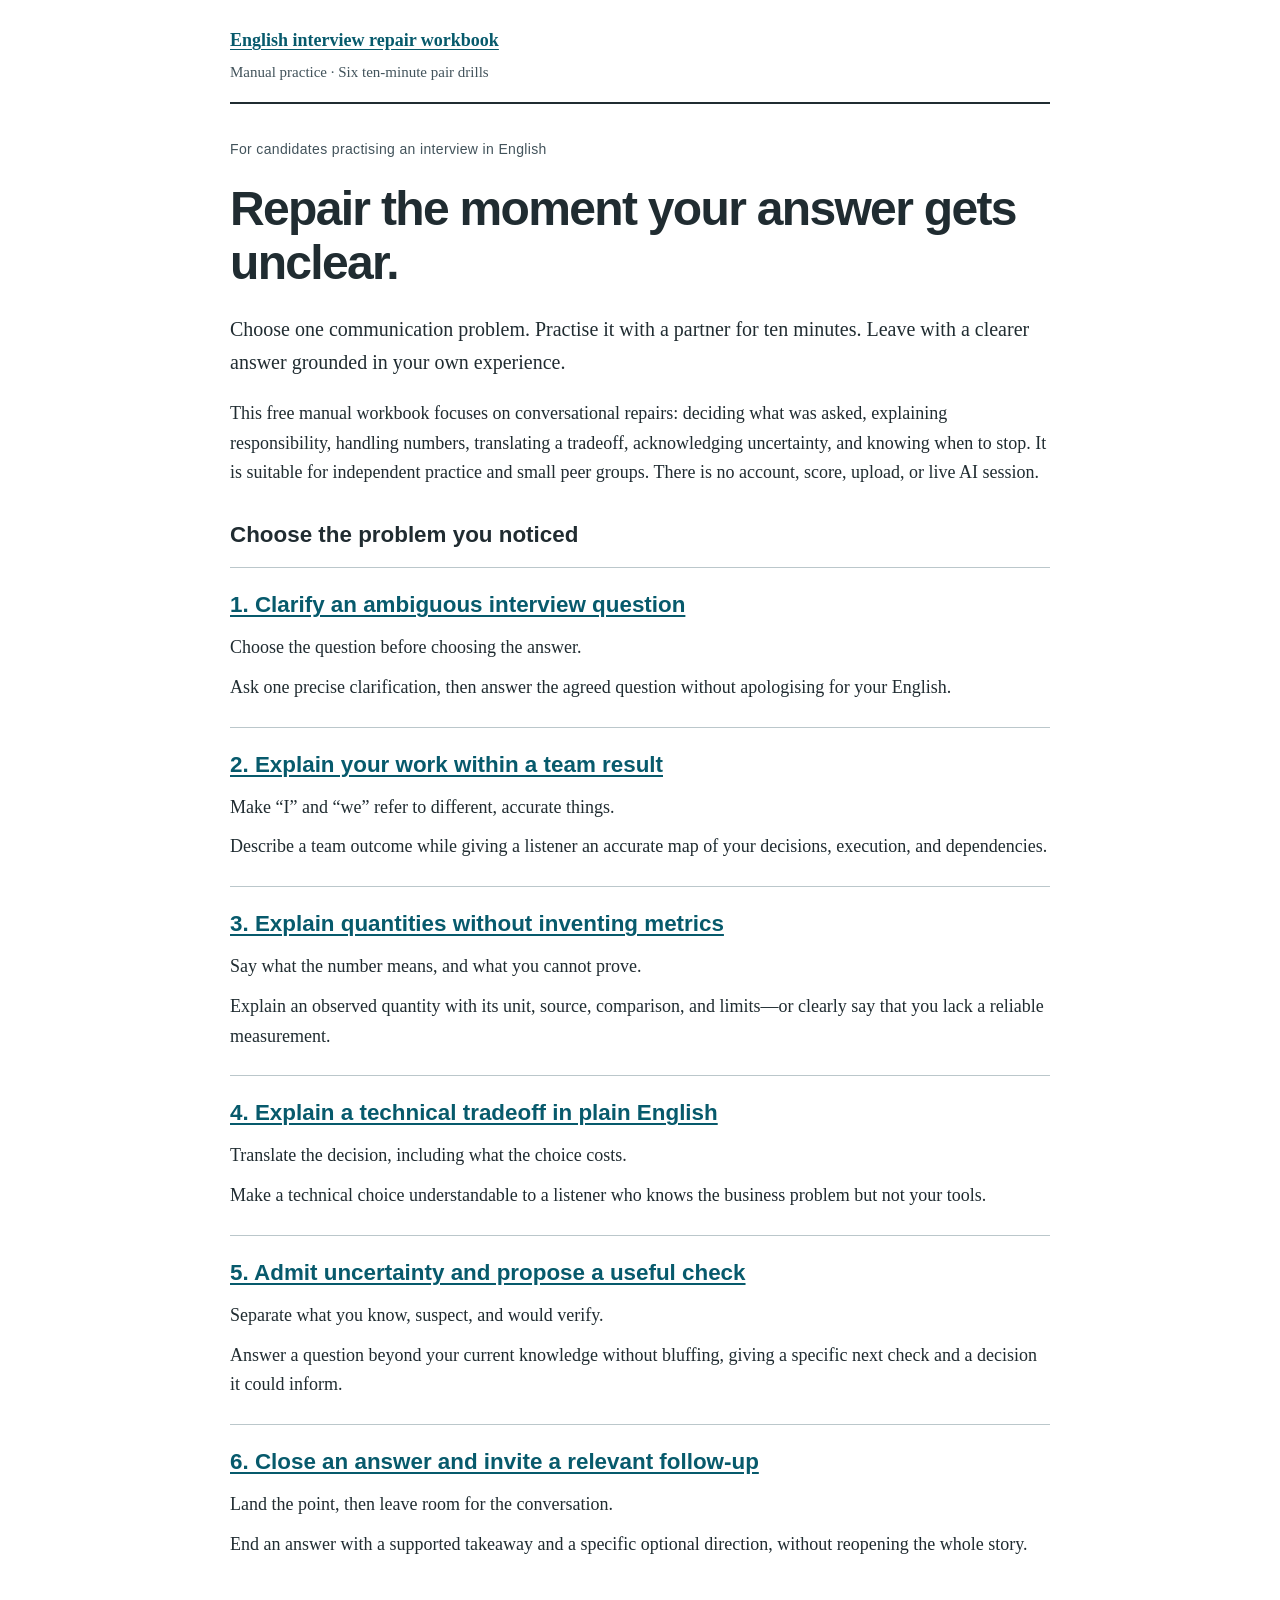
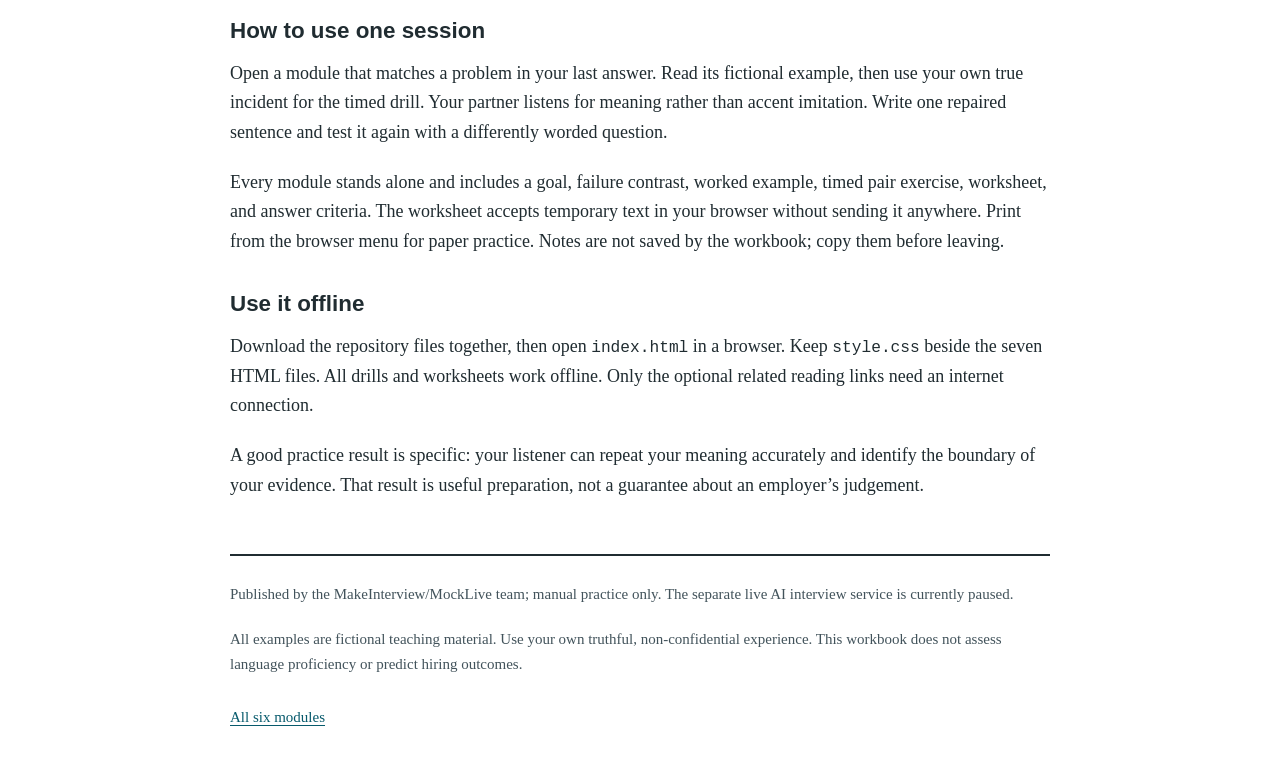
<file: index.html>
<!doctype html>
<html lang="en"><head><meta charset="utf-8"><meta name="viewport" content="width=device-width, initial-scale=1"><title>English interview repair workbook</title><meta name="description" content="Six independent ten-minute pair drills for clearer English interview answers, with fictional examples, printable worksheets and self-check criteria."><link rel="canonical" href="https://szj2ys.github.io/interview-english-repair-workbook/"><meta property="og:title" content="English interview repair workbook"><meta property="og:description" content="Six independent ten-minute pair drills for clearer English interview answers, with fictional examples, printable worksheets and self-check criteria."><meta property="og:type" content="article"><meta property="og:url" content="https://szj2ys.github.io/interview-english-repair-workbook/"><link rel="stylesheet" href="style.css"></head><body><a class="skip" href="#main">Skip to content</a><header><a href="index.html">English interview repair workbook</a><p>Manual practice · Six ten-minute pair drills</p></header><main id="main"><p class="eyebrow">For candidates practising an interview in English</p><h1>Repair the moment your answer gets unclear.</h1><p class="lede">Choose one communication problem. Practise it with a partner for ten minutes. Leave with a clearer answer grounded in your own experience.</p><p>This free manual workbook focuses on conversational repairs: deciding what was asked, explaining responsibility, handling numbers, translating a tradeoff, acknowledging uncertainty, and knowing when to stop. It is suitable for independent practice and small peer groups. There is no account, score, upload, or live AI session.</p><section><h2>Choose the problem you noticed</h2><ol class="modules"><li><h2><a href="clarify-the-question.html">1. Clarify an ambiguous interview question</a></h2><p>Choose the question before choosing the answer.</p><p>Ask one precise clarification, then answer the agreed question without apologising for your English.</p></li><li><h2><a href="ownership-and-teamwork.html">2. Explain your work within a team result</a></h2><p>Make “I” and “we” refer to different, accurate things.</p><p>Describe a team outcome while giving a listener an accurate map of your decisions, execution, and dependencies.</p></li><li><h2><a href="quantities-without-invention.html">3. Explain quantities without inventing metrics</a></h2><p>Say what the number means, and what you cannot prove.</p><p>Explain an observed quantity with its unit, source, comparison, and limits—or clearly say that you lack a reliable measurement.</p></li><li><h2><a href="plain-english-tradeoffs.html">4. Explain a technical tradeoff in plain English</a></h2><p>Translate the decision, including what the choice costs.</p><p>Make a technical choice understandable to a listener who knows the business problem but not your tools.</p></li><li><h2><a href="uncertainty-and-verification.html">5. Admit uncertainty and propose a useful check</a></h2><p>Separate what you know, suspect, and would verify.</p><p>Answer a question beyond your current knowledge without bluffing, giving a specific next check and a decision it could inform.</p></li><li><h2><a href="close-and-invite.html">6. Close an answer and invite a relevant follow-up</a></h2><p>Land the point, then leave room for the conversation.</p><p>End an answer with a supported takeaway and a specific optional direction, without reopening the whole story.</p></li></ol></section><section><h2>How to use one session</h2><p>Open a module that matches a problem in your last answer. Read its fictional example, then use your own true incident for the timed drill. Your partner listens for meaning rather than accent imitation. Write one repaired sentence and test it again with a differently worded question.</p><p>Every module stands alone and includes a goal, failure contrast, worked example, timed pair exercise, worksheet, and answer criteria. The worksheet accepts temporary text in your browser without sending it anywhere. Print from the browser menu for paper practice. Notes are not saved by the workbook; copy them before leaving.</p></section><section><h2>Use it offline</h2><p>Download the repository files together, then open <code>index.html</code> in a browser. Keep <code>style.css</code> beside the seven HTML files. All drills and worksheets work offline. Only the optional related reading links need an internet connection.</p><p>A good practice result is specific: your listener can repeat your meaning accurately and identify the boundary of your evidence. That result is useful preparation, not a guarantee about an employer’s judgement.</p></section></main><footer><p>Published by the MakeInterview/MockLive team; manual practice only. The separate live AI interview service is currently paused.</p><p>All examples are fictional teaching material. Use your own truthful, non-confidential experience. This workbook does not assess language proficiency or predict hiring outcomes.</p><a href="index.html">All six modules</a></footer></body></html>
</file>
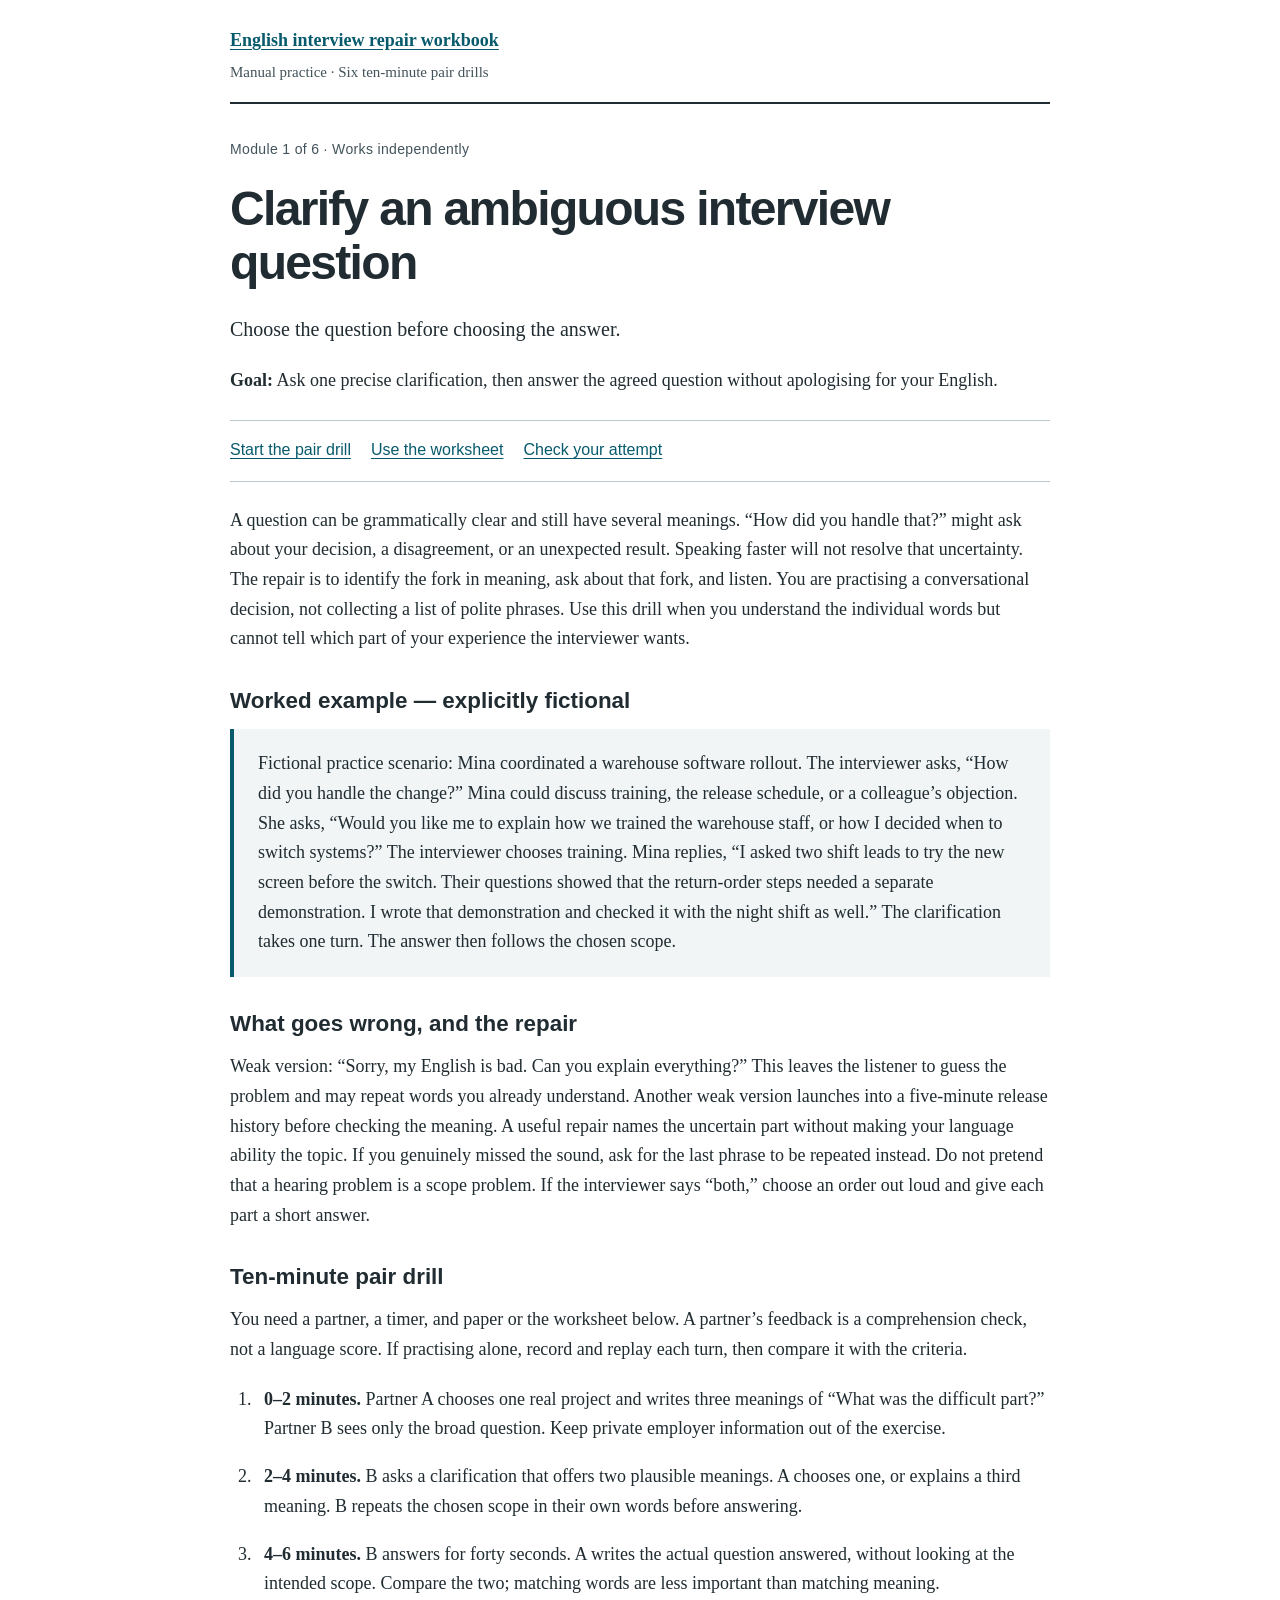
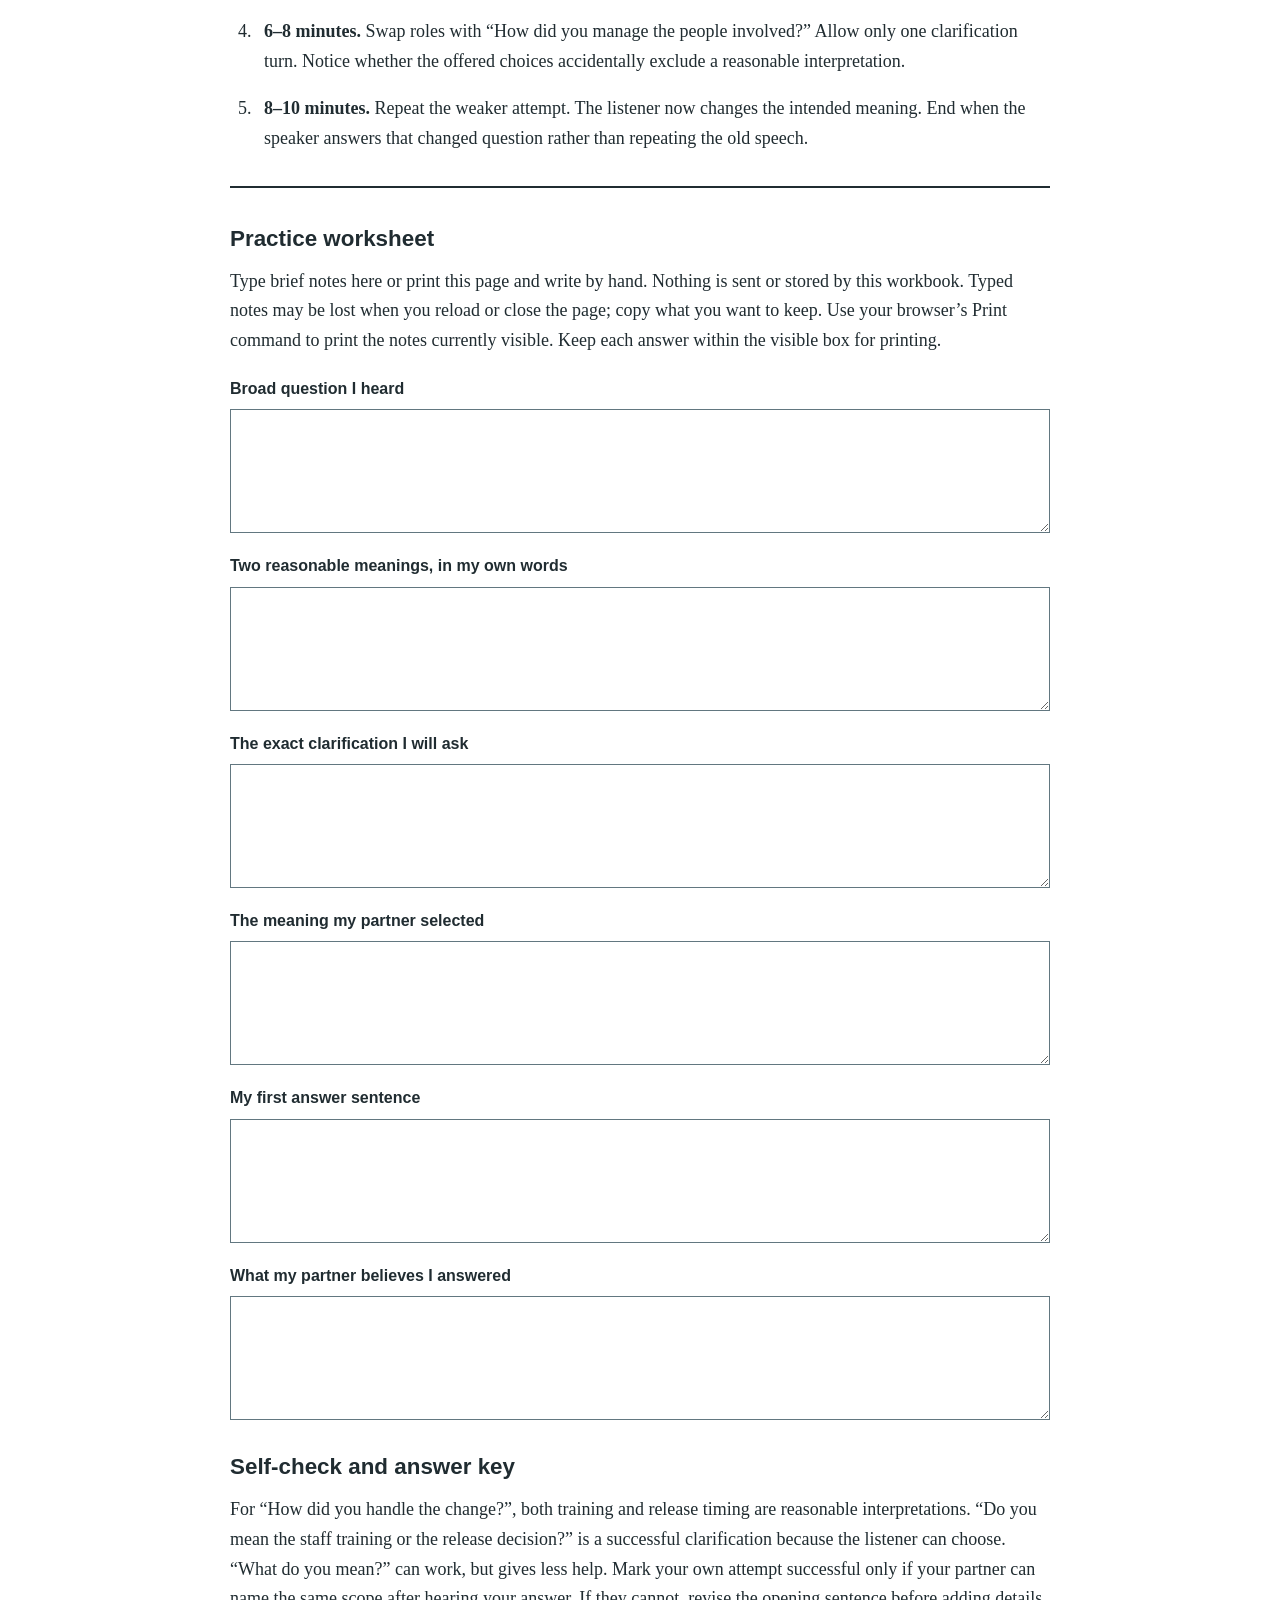
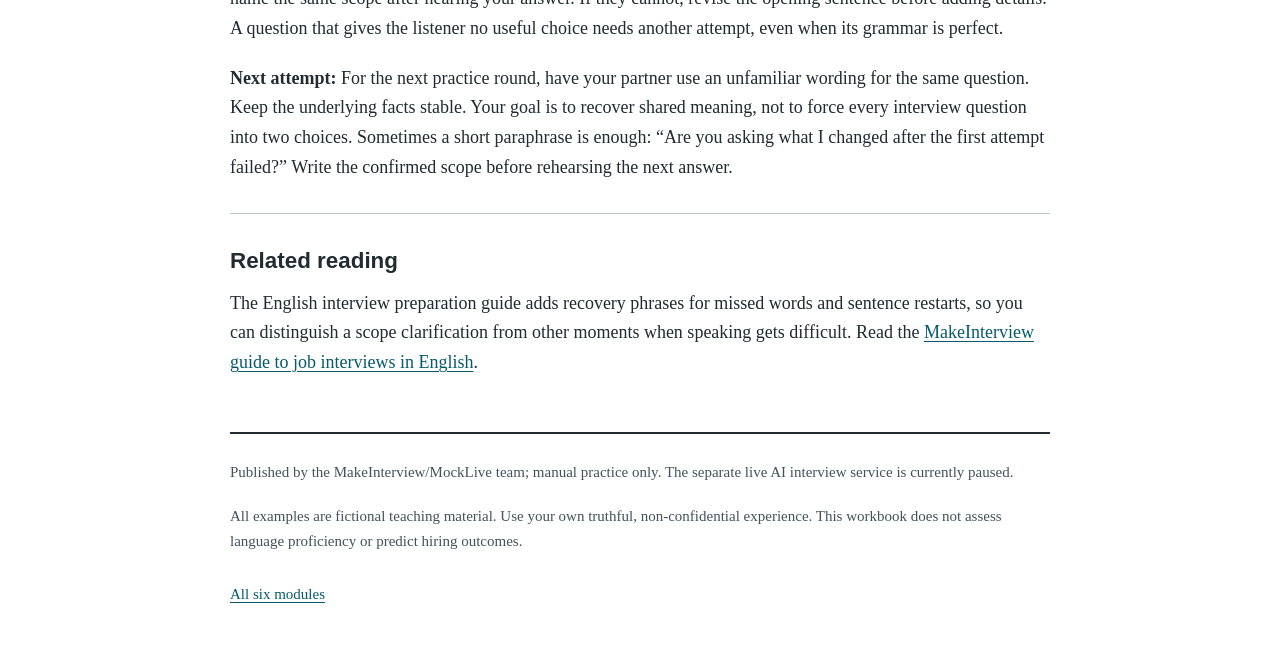
<file: clarify-the-question.html>
<!doctype html>
<html lang="en"><head><meta charset="utf-8"><meta name="viewport" content="width=device-width, initial-scale=1"><title>Clarify an ambiguous interview question</title><meta name="description" content="Ask one precise clarification, then answer the agreed question without apologising for your English."><link rel="canonical" href="https://szj2ys.github.io/interview-english-repair-workbook/clarify-the-question.html"><meta property="og:title" content="Clarify an ambiguous interview question"><meta property="og:description" content="Ask one precise clarification, then answer the agreed question without apologising for your English."><meta property="og:type" content="article"><meta property="og:url" content="https://szj2ys.github.io/interview-english-repair-workbook/clarify-the-question.html"><link rel="stylesheet" href="style.css"></head><body><a class="skip" href="#main">Skip to content</a><header><a href="index.html">English interview repair workbook</a><p>Manual practice · Six ten-minute pair drills</p></header><main id="main"><p class="eyebrow">Module 1 of 6 · Works independently</p><h1>Clarify an ambiguous interview question</h1><p class="lede">Choose the question before choosing the answer.</p><p><strong>Goal:</strong> Ask one precise clarification, then answer the agreed question without apologising for your English.</p><nav aria-label="Within this module"><a href="#drill">Start the pair drill</a><a href="#worksheet">Use the worksheet</a><a href="#check">Check your attempt</a></nav><p>A question can be grammatically clear and still have several meanings. “How did you handle that?” might ask about your decision, a disagreement, or an unexpected result. Speaking faster will not resolve that uncertainty. The repair is to identify the fork in meaning, ask about that fork, and listen. You are practising a conversational decision, not collecting a list of polite phrases. Use this drill when you understand the individual words but cannot tell which part of your experience the interviewer wants.</p><section><h2>Worked example — explicitly fictional</h2><blockquote><p>Fictional practice scenario: Mina coordinated a warehouse software rollout. The interviewer asks, “How did you handle the change?” Mina could discuss training, the release schedule, or a colleague’s objection. She asks, “Would you like me to explain how we trained the warehouse staff, or how I decided when to switch systems?” The interviewer chooses training. Mina replies, “I asked two shift leads to try the new screen before the switch. Their questions showed that the return-order steps needed a separate demonstration. I wrote that demonstration and checked it with the night shift as well.” The clarification takes one turn. The answer then follows the chosen scope.</p></blockquote></section><section><h2>What goes wrong, and the repair</h2><p>Weak version: “Sorry, my English is bad. Can you explain everything?” This leaves the listener to guess the problem and may repeat words you already understand. Another weak version launches into a five-minute release history before checking the meaning. A useful repair names the uncertain part without making your language ability the topic. If you genuinely missed the sound, ask for the last phrase to be repeated instead. Do not pretend that a hearing problem is a scope problem. If the interviewer says “both,” choose an order out loud and give each part a short answer.</p></section><section id="drill"><h2>Ten-minute pair drill</h2><p>You need a partner, a timer, and paper or the worksheet below. A partner’s feedback is a comprehension check, not a language score. If practising alone, record and replay each turn, then compare it with the criteria.</p><ol class="steps"><li><strong>0–2 minutes.</strong> Partner A chooses one real project and writes three meanings of “What was the difficult part?” Partner B sees only the broad question. Keep private employer information out of the exercise.</li><li><strong>2–4 minutes.</strong> B asks a clarification that offers two plausible meanings. A chooses one, or explains a third meaning. B repeats the chosen scope in their own words before answering.</li><li><strong>4–6 minutes.</strong> B answers for forty seconds. A writes the actual question answered, without looking at the intended scope. Compare the two; matching words are less important than matching meaning.</li><li><strong>6–8 minutes.</strong> Swap roles with “How did you manage the people involved?” Allow only one clarification turn. Notice whether the offered choices accidentally exclude a reasonable interpretation.</li><li><strong>8–10 minutes.</strong> Repeat the weaker attempt. The listener now changes the intended meaning. End when the speaker answers that changed question rather than repeating the old speech.</li></ol></section><section id="worksheet" class="worksheet"><h2>Practice worksheet</h2><p>Type brief notes here or print this page and write by hand. Nothing is sent or stored by this workbook. Typed notes may be lost when you reload or close the page; copy what you want to keep. Use your browser’s Print command to print the notes currently visible. Keep each answer within the visible box for printing.</p><label for="field-1">Broad question I heard<textarea id="field-1" rows="4" spellcheck="true" autocomplete="off"></textarea></label><label for="field-2">Two reasonable meanings, in my own words<textarea id="field-2" rows="4" spellcheck="true" autocomplete="off"></textarea></label><label for="field-3">The exact clarification I will ask<textarea id="field-3" rows="4" spellcheck="true" autocomplete="off"></textarea></label><label for="field-4">The meaning my partner selected<textarea id="field-4" rows="4" spellcheck="true" autocomplete="off"></textarea></label><label for="field-5">My first answer sentence<textarea id="field-5" rows="4" spellcheck="true" autocomplete="off"></textarea></label><label for="field-6">What my partner believes I answered<textarea id="field-6" rows="4" spellcheck="true" autocomplete="off"></textarea></label></section><section id="check"><h2>Self-check and answer key</h2><p>For “How did you handle the change?”, both training and release timing are reasonable interpretations. “Do you mean the staff training or the release decision?” is a successful clarification because the listener can choose. “What do you mean?” can work, but gives less help. Mark your own attempt successful only if your partner can name the same scope after hearing your answer. If they cannot, revise the opening sentence before adding details. A question that gives the listener no useful choice needs another attempt, even when its grammar is perfect.</p><p><strong>Next attempt:</strong> For the next practice round, have your partner use an unfamiliar wording for the same question. Keep the underlying facts stable. Your goal is to recover shared meaning, not to force every interview question into two choices. Sometimes a short paraphrase is enough: “Are you asking what I changed after the first attempt failed?” Write the confirmed scope before rehearsing the next answer.</p></section><aside><h2>Related reading</h2><p>The English interview preparation guide adds recovery phrases for missed words and sentence restarts, so you can distinguish a scope clarification from other moments when speaking gets difficult. Read the <a href="https://makeinterview.com/en/blog/job-interview-in-english">MakeInterview guide to job interviews in English</a>.</p></aside></main><footer><p>Published by the MakeInterview/MockLive team; manual practice only. The separate live AI interview service is currently paused.</p><p>All examples are fictional teaching material. Use your own truthful, non-confidential experience. This workbook does not assess language proficiency or predict hiring outcomes.</p><a href="index.html">All six modules</a></footer></body></html>
</file>
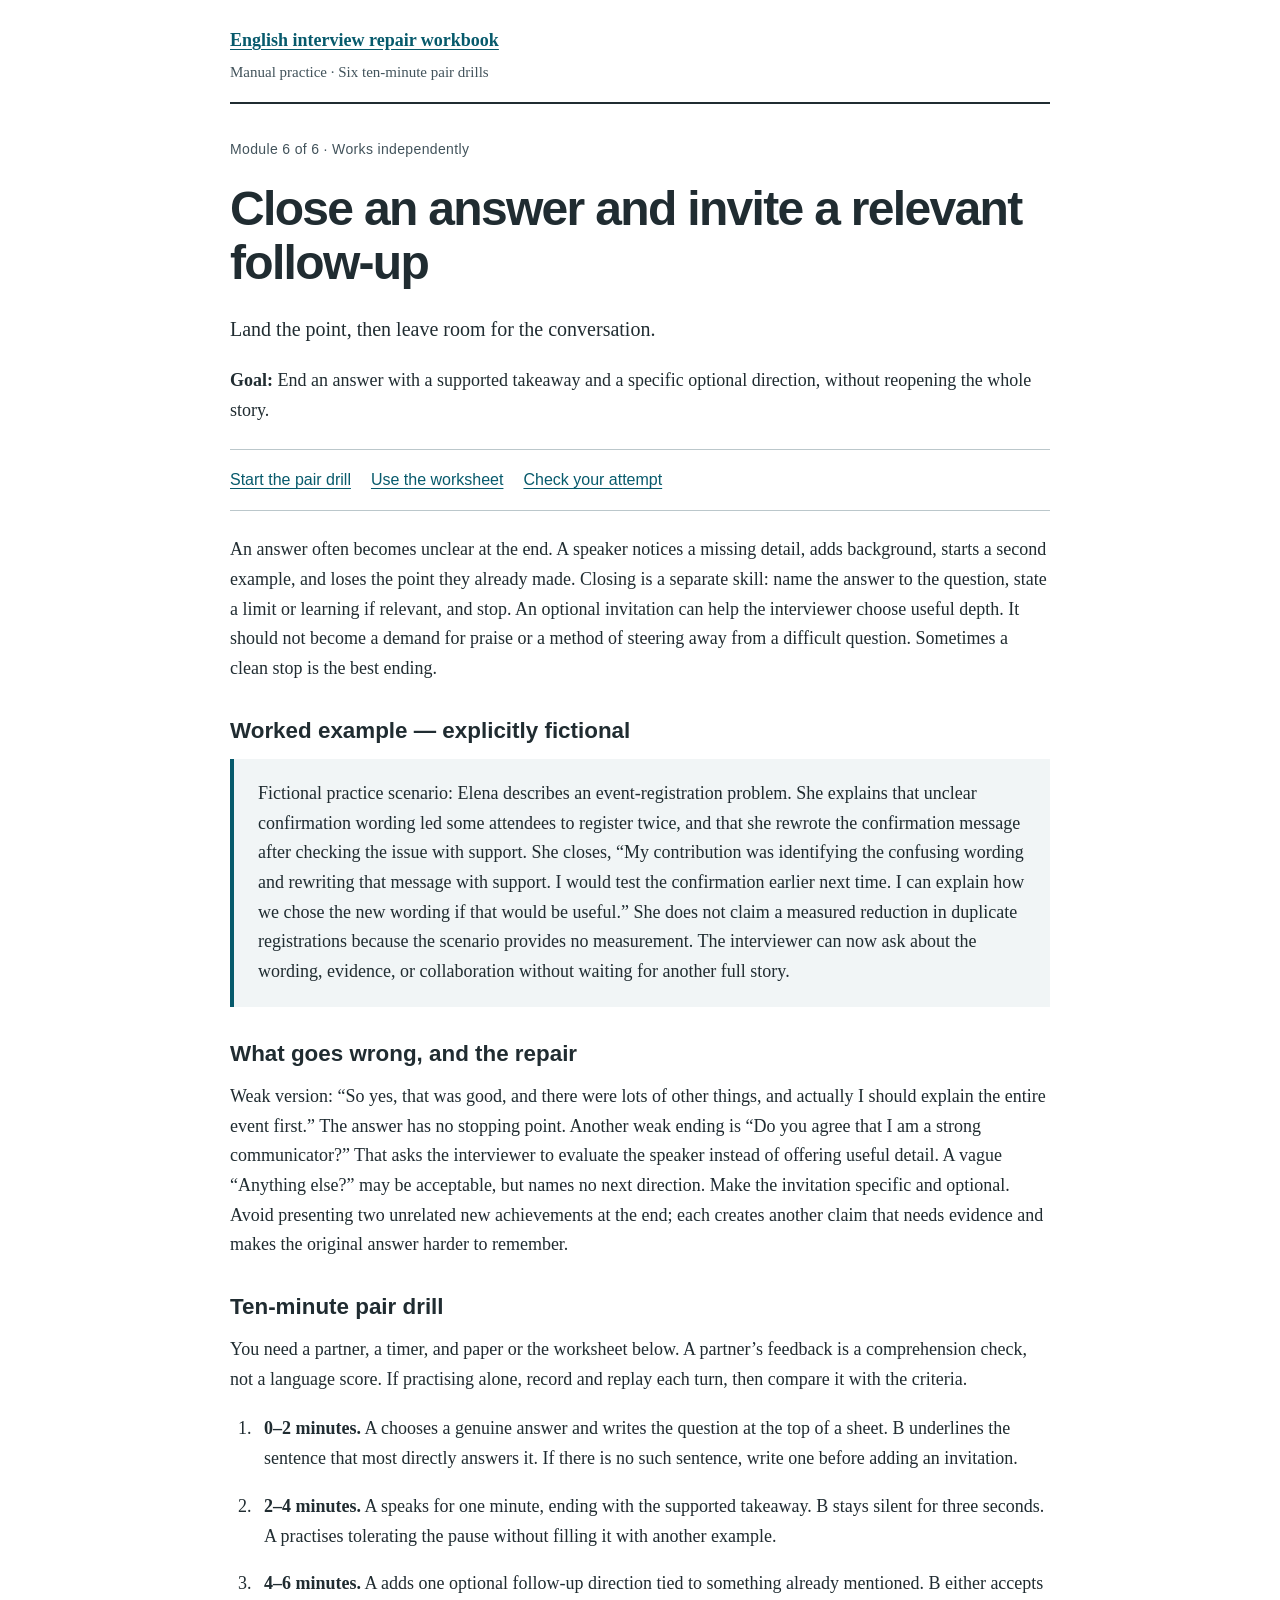
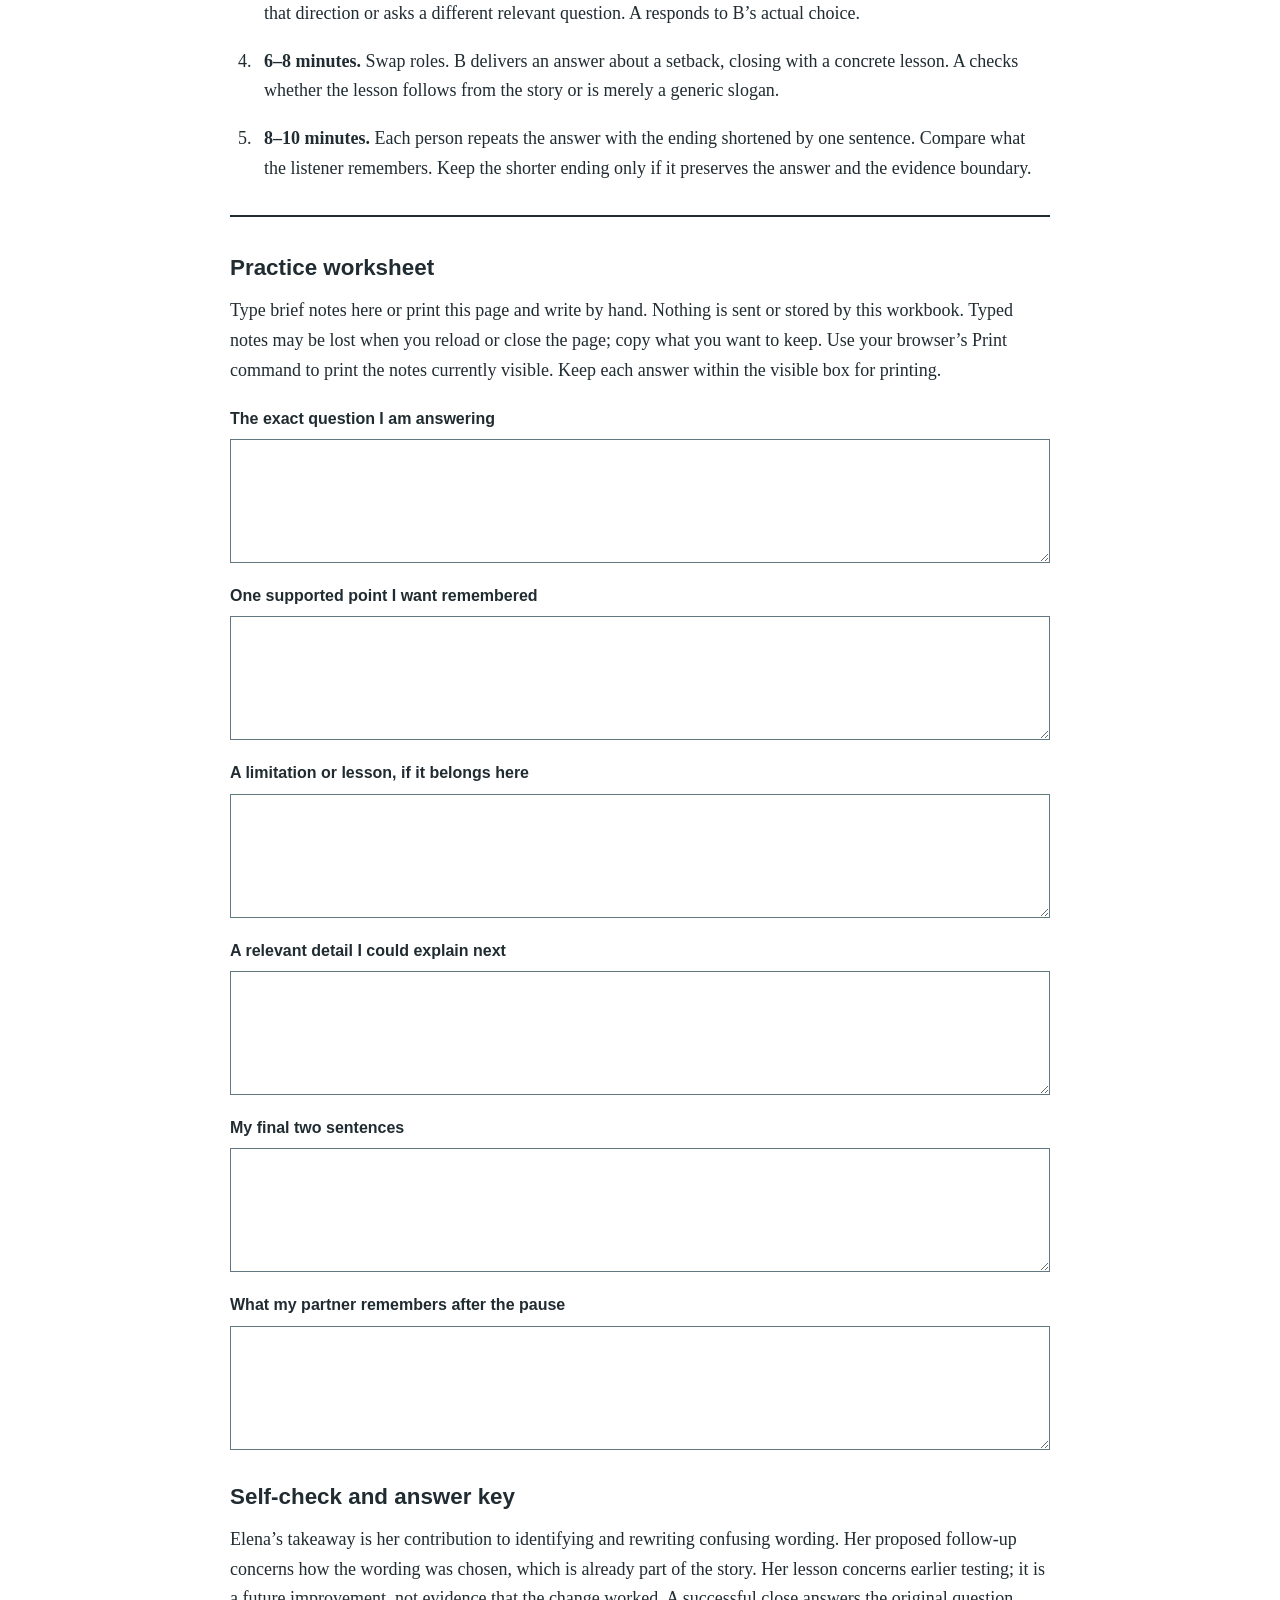
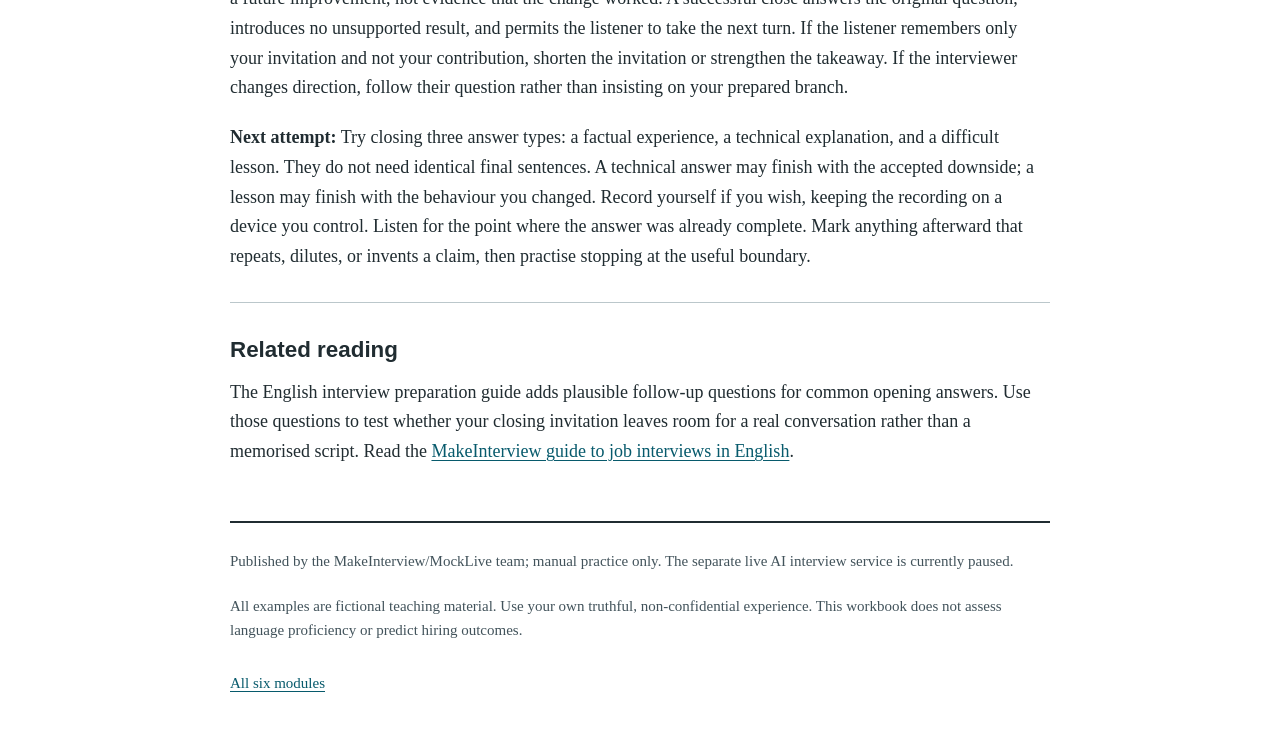
<file: close-and-invite.html>
<!doctype html>
<html lang="en"><head><meta charset="utf-8"><meta name="viewport" content="width=device-width, initial-scale=1"><title>Close an answer and invite a relevant follow-up</title><meta name="description" content="End an answer with a supported takeaway and a specific optional direction, without reopening the whole story."><link rel="canonical" href="https://szj2ys.github.io/interview-english-repair-workbook/close-and-invite.html"><meta property="og:title" content="Close an answer and invite a relevant follow-up"><meta property="og:description" content="End an answer with a supported takeaway and a specific optional direction, without reopening the whole story."><meta property="og:type" content="article"><meta property="og:url" content="https://szj2ys.github.io/interview-english-repair-workbook/close-and-invite.html"><link rel="stylesheet" href="style.css"></head><body><a class="skip" href="#main">Skip to content</a><header><a href="index.html">English interview repair workbook</a><p>Manual practice · Six ten-minute pair drills</p></header><main id="main"><p class="eyebrow">Module 6 of 6 · Works independently</p><h1>Close an answer and invite a relevant follow-up</h1><p class="lede">Land the point, then leave room for the conversation.</p><p><strong>Goal:</strong> End an answer with a supported takeaway and a specific optional direction, without reopening the whole story.</p><nav aria-label="Within this module"><a href="#drill">Start the pair drill</a><a href="#worksheet">Use the worksheet</a><a href="#check">Check your attempt</a></nav><p>An answer often becomes unclear at the end. A speaker notices a missing detail, adds background, starts a second example, and loses the point they already made. Closing is a separate skill: name the answer to the question, state a limit or learning if relevant, and stop. An optional invitation can help the interviewer choose useful depth. It should not become a demand for praise or a method of steering away from a difficult question. Sometimes a clean stop is the best ending.</p><section><h2>Worked example — explicitly fictional</h2><blockquote><p>Fictional practice scenario: Elena describes an event-registration problem. She explains that unclear confirmation wording led some attendees to register twice, and that she rewrote the confirmation message after checking the issue with support. She closes, “My contribution was identifying the confusing wording and rewriting that message with support. I would test the confirmation earlier next time. I can explain how we chose the new wording if that would be useful.” She does not claim a measured reduction in duplicate registrations because the scenario provides no measurement. The interviewer can now ask about the wording, evidence, or collaboration without waiting for another full story.</p></blockquote></section><section><h2>What goes wrong, and the repair</h2><p>Weak version: “So yes, that was good, and there were lots of other things, and actually I should explain the entire event first.” The answer has no stopping point. Another weak ending is “Do you agree that I am a strong communicator?” That asks the interviewer to evaluate the speaker instead of offering useful detail. A vague “Anything else?” may be acceptable, but names no next direction. Make the invitation specific and optional. Avoid presenting two unrelated new achievements at the end; each creates another claim that needs evidence and makes the original answer harder to remember.</p></section><section id="drill"><h2>Ten-minute pair drill</h2><p>You need a partner, a timer, and paper or the worksheet below. A partner’s feedback is a comprehension check, not a language score. If practising alone, record and replay each turn, then compare it with the criteria.</p><ol class="steps"><li><strong>0–2 minutes.</strong> A chooses a genuine answer and writes the question at the top of a sheet. B underlines the sentence that most directly answers it. If there is no such sentence, write one before adding an invitation.</li><li><strong>2–4 minutes.</strong> A speaks for one minute, ending with the supported takeaway. B stays silent for three seconds. A practises tolerating the pause without filling it with another example.</li><li><strong>4–6 minutes.</strong> A adds one optional follow-up direction tied to something already mentioned. B either accepts that direction or asks a different relevant question. A responds to B’s actual choice.</li><li><strong>6–8 minutes.</strong> Swap roles. B delivers an answer about a setback, closing with a concrete lesson. A checks whether the lesson follows from the story or is merely a generic slogan.</li><li><strong>8–10 minutes.</strong> Each person repeats the answer with the ending shortened by one sentence. Compare what the listener remembers. Keep the shorter ending only if it preserves the answer and the evidence boundary.</li></ol></section><section id="worksheet" class="worksheet"><h2>Practice worksheet</h2><p>Type brief notes here or print this page and write by hand. Nothing is sent or stored by this workbook. Typed notes may be lost when you reload or close the page; copy what you want to keep. Use your browser’s Print command to print the notes currently visible. Keep each answer within the visible box for printing.</p><label for="field-1">The exact question I am answering<textarea id="field-1" rows="4" spellcheck="true" autocomplete="off"></textarea></label><label for="field-2">One supported point I want remembered<textarea id="field-2" rows="4" spellcheck="true" autocomplete="off"></textarea></label><label for="field-3">A limitation or lesson, if it belongs here<textarea id="field-3" rows="4" spellcheck="true" autocomplete="off"></textarea></label><label for="field-4">A relevant detail I could explain next<textarea id="field-4" rows="4" spellcheck="true" autocomplete="off"></textarea></label><label for="field-5">My final two sentences<textarea id="field-5" rows="4" spellcheck="true" autocomplete="off"></textarea></label><label for="field-6">What my partner remembers after the pause<textarea id="field-6" rows="4" spellcheck="true" autocomplete="off"></textarea></label></section><section id="check"><h2>Self-check and answer key</h2><p>Elena’s takeaway is her contribution to identifying and rewriting confusing wording. Her proposed follow-up concerns how the wording was chosen, which is already part of the story. Her lesson concerns earlier testing; it is a future improvement, not evidence that the change worked. A successful close answers the original question, introduces no unsupported result, and permits the listener to take the next turn. If the listener remembers only your invitation and not your contribution, shorten the invitation or strengthen the takeaway. If the interviewer changes direction, follow their question rather than insisting on your prepared branch.</p><p><strong>Next attempt:</strong> Try closing three answer types: a factual experience, a technical explanation, and a difficult lesson. They do not need identical final sentences. A technical answer may finish with the accepted downside; a lesson may finish with the behaviour you changed. Record yourself if you wish, keeping the recording on a device you control. Listen for the point where the answer was already complete. Mark anything afterward that repeats, dilutes, or invents a claim, then practise stopping at the useful boundary.</p></section><aside><h2>Related reading</h2><p>The English interview preparation guide adds plausible follow-up questions for common opening answers. Use those questions to test whether your closing invitation leaves room for a real conversation rather than a memorised script. Read the <a href="https://makeinterview.com/en/blog/job-interview-in-english">MakeInterview guide to job interviews in English</a>.</p></aside></main><footer><p>Published by the MakeInterview/MockLive team; manual practice only. The separate live AI interview service is currently paused.</p><p>All examples are fictional teaching material. Use your own truthful, non-confidential experience. This workbook does not assess language proficiency or predict hiring outcomes.</p><a href="index.html">All six modules</a></footer></body></html>
</file>
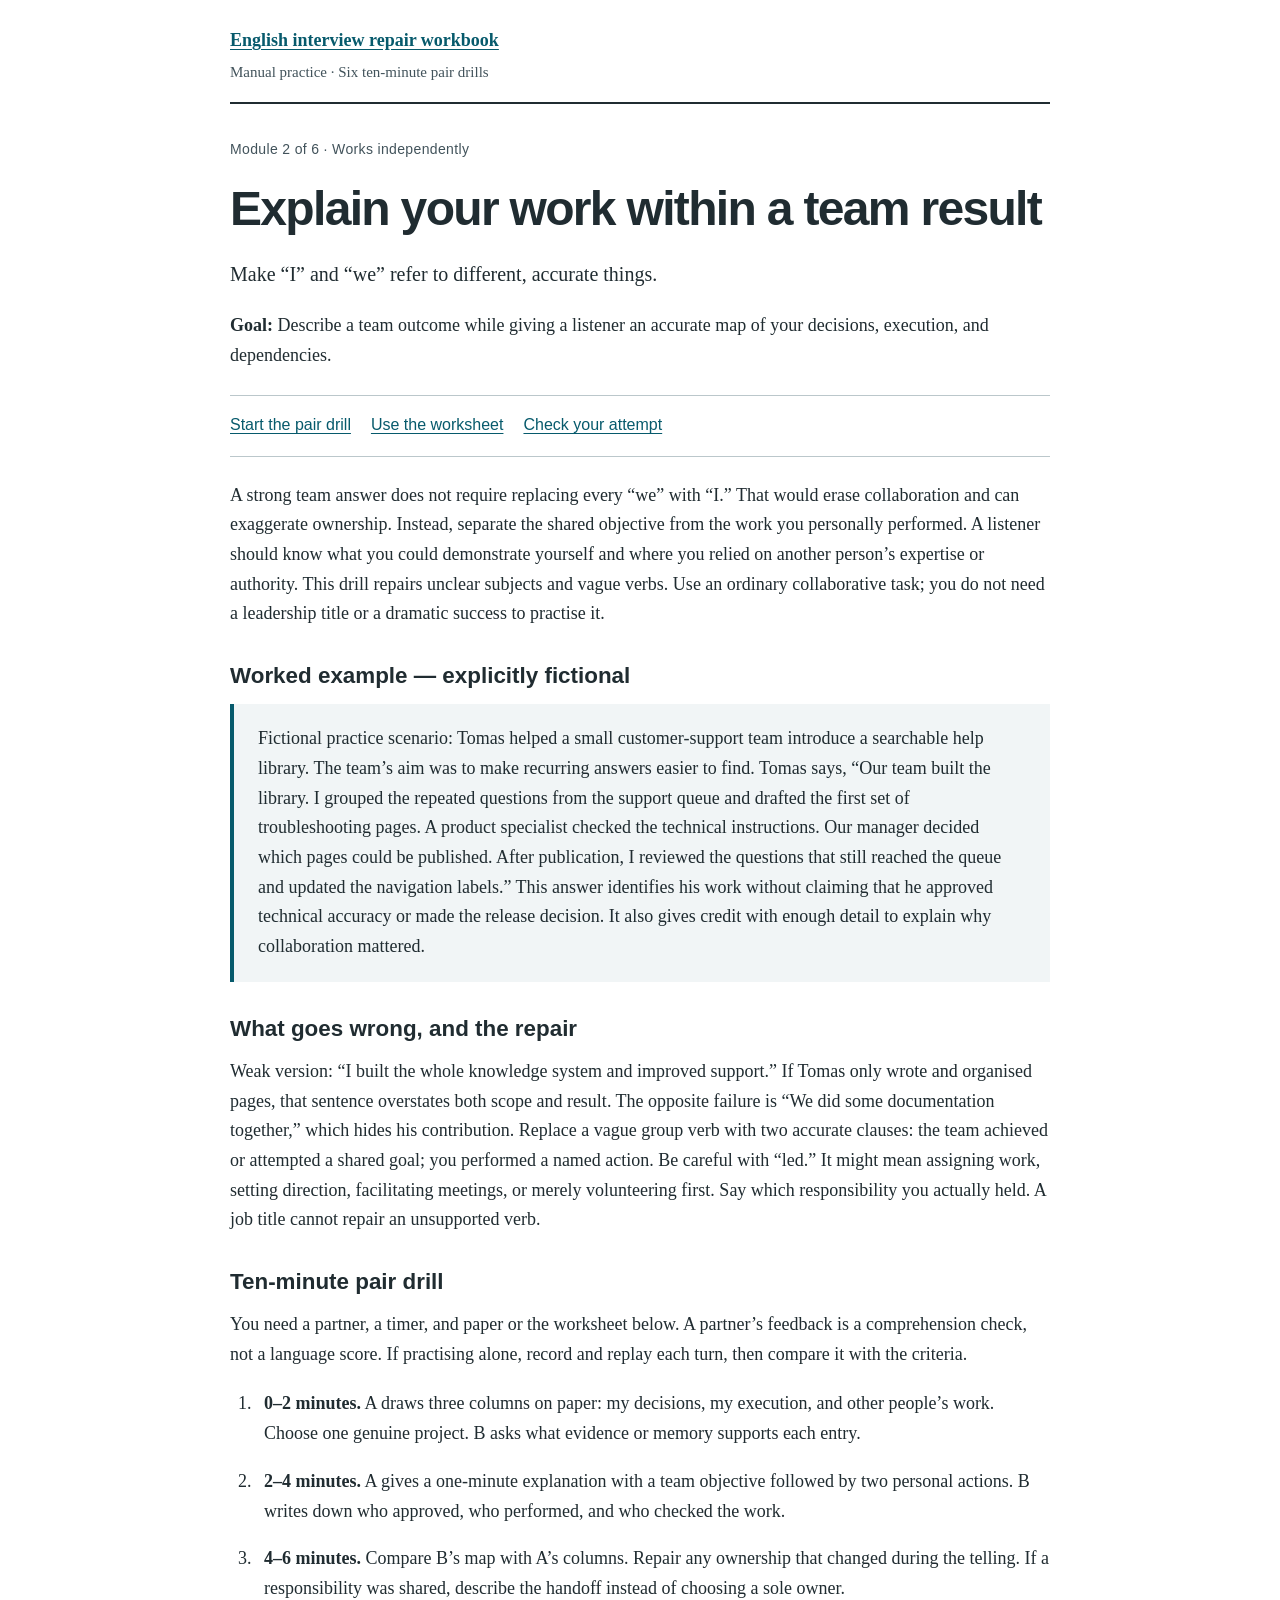
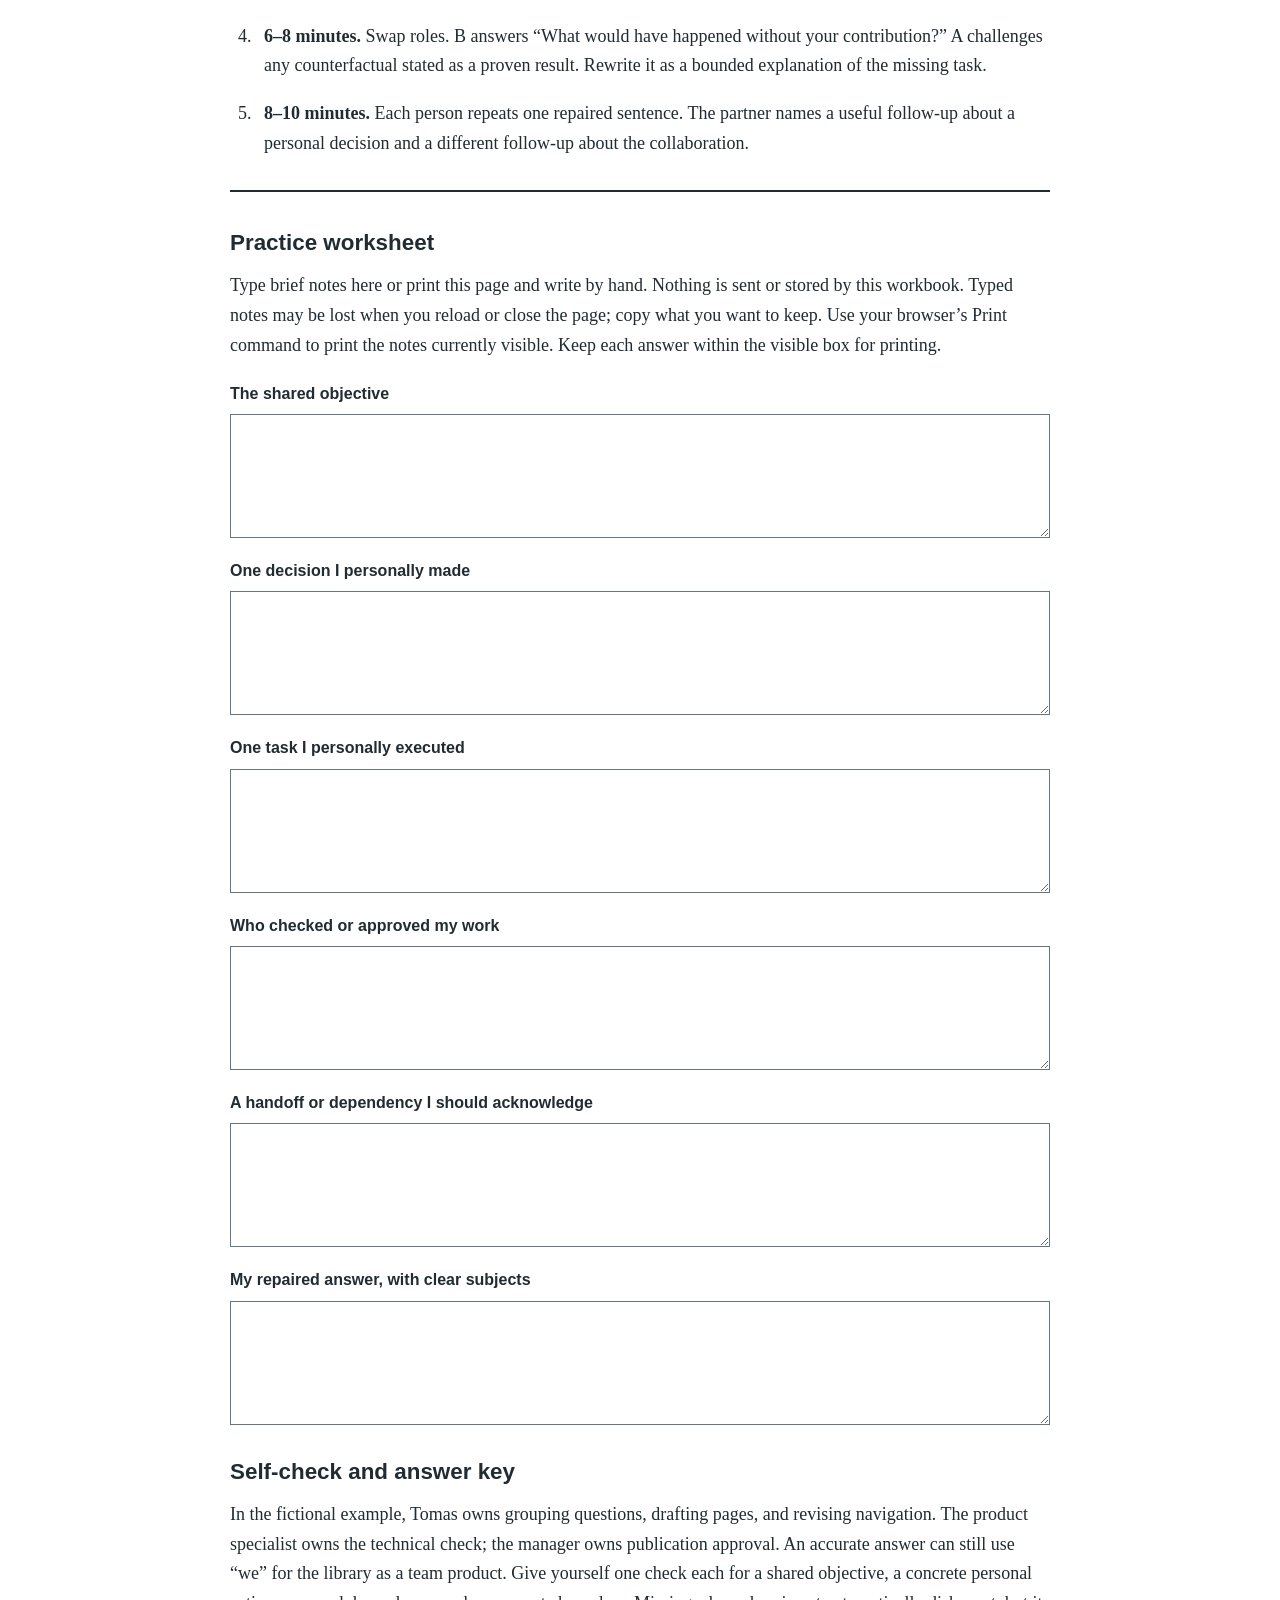
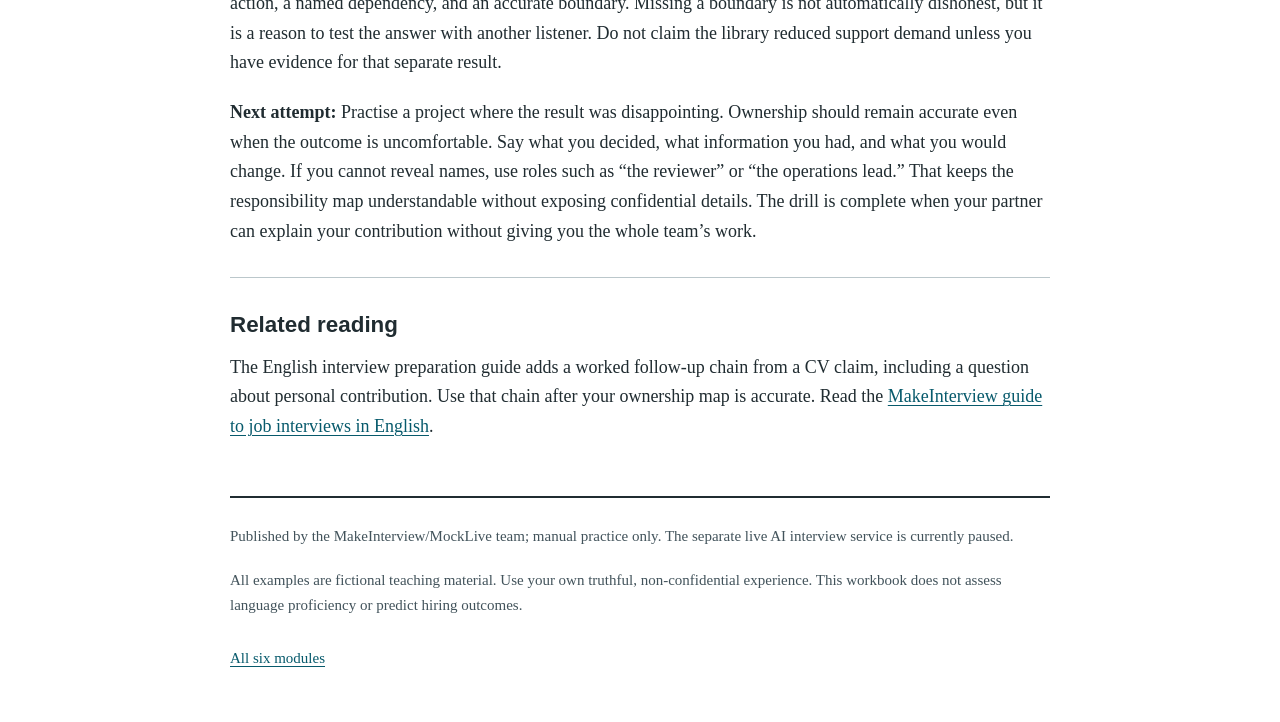
<file: ownership-and-teamwork.html>
<!doctype html>
<html lang="en"><head><meta charset="utf-8"><meta name="viewport" content="width=device-width, initial-scale=1"><title>Explain your work within a team result</title><meta name="description" content="Describe a team outcome while giving a listener an accurate map of your decisions, execution, and dependencies."><link rel="canonical" href="https://szj2ys.github.io/interview-english-repair-workbook/ownership-and-teamwork.html"><meta property="og:title" content="Explain your work within a team result"><meta property="og:description" content="Describe a team outcome while giving a listener an accurate map of your decisions, execution, and dependencies."><meta property="og:type" content="article"><meta property="og:url" content="https://szj2ys.github.io/interview-english-repair-workbook/ownership-and-teamwork.html"><link rel="stylesheet" href="style.css"></head><body><a class="skip" href="#main">Skip to content</a><header><a href="index.html">English interview repair workbook</a><p>Manual practice · Six ten-minute pair drills</p></header><main id="main"><p class="eyebrow">Module 2 of 6 · Works independently</p><h1>Explain your work within a team result</h1><p class="lede">Make “I” and “we” refer to different, accurate things.</p><p><strong>Goal:</strong> Describe a team outcome while giving a listener an accurate map of your decisions, execution, and dependencies.</p><nav aria-label="Within this module"><a href="#drill">Start the pair drill</a><a href="#worksheet">Use the worksheet</a><a href="#check">Check your attempt</a></nav><p>A strong team answer does not require replacing every “we” with “I.” That would erase collaboration and can exaggerate ownership. Instead, separate the shared objective from the work you personally performed. A listener should know what you could demonstrate yourself and where you relied on another person’s expertise or authority. This drill repairs unclear subjects and vague verbs. Use an ordinary collaborative task; you do not need a leadership title or a dramatic success to practise it.</p><section><h2>Worked example — explicitly fictional</h2><blockquote><p>Fictional practice scenario: Tomas helped a small customer-support team introduce a searchable help library. The team’s aim was to make recurring answers easier to find. Tomas says, “Our team built the library. I grouped the repeated questions from the support queue and drafted the first set of troubleshooting pages. A product specialist checked the technical instructions. Our manager decided which pages could be published. After publication, I reviewed the questions that still reached the queue and updated the navigation labels.” This answer identifies his work without claiming that he approved technical accuracy or made the release decision. It also gives credit with enough detail to explain why collaboration mattered.</p></blockquote></section><section><h2>What goes wrong, and the repair</h2><p>Weak version: “I built the whole knowledge system and improved support.” If Tomas only wrote and organised pages, that sentence overstates both scope and result. The opposite failure is “We did some documentation together,” which hides his contribution. Replace a vague group verb with two accurate clauses: the team achieved or attempted a shared goal; you performed a named action. Be careful with “led.” It might mean assigning work, setting direction, facilitating meetings, or merely volunteering first. Say which responsibility you actually held. A job title cannot repair an unsupported verb.</p></section><section id="drill"><h2>Ten-minute pair drill</h2><p>You need a partner, a timer, and paper or the worksheet below. A partner’s feedback is a comprehension check, not a language score. If practising alone, record and replay each turn, then compare it with the criteria.</p><ol class="steps"><li><strong>0–2 minutes.</strong> A draws three columns on paper: my decisions, my execution, and other people’s work. Choose one genuine project. B asks what evidence or memory supports each entry.</li><li><strong>2–4 minutes.</strong> A gives a one-minute explanation with a team objective followed by two personal actions. B writes down who approved, who performed, and who checked the work.</li><li><strong>4–6 minutes.</strong> Compare B’s map with A’s columns. Repair any ownership that changed during the telling. If a responsibility was shared, describe the handoff instead of choosing a sole owner.</li><li><strong>6–8 minutes.</strong> Swap roles. B answers “What would have happened without your contribution?” A challenges any counterfactual stated as a proven result. Rewrite it as a bounded explanation of the missing task.</li><li><strong>8–10 minutes.</strong> Each person repeats one repaired sentence. The partner names a useful follow-up about a personal decision and a different follow-up about the collaboration.</li></ol></section><section id="worksheet" class="worksheet"><h2>Practice worksheet</h2><p>Type brief notes here or print this page and write by hand. Nothing is sent or stored by this workbook. Typed notes may be lost when you reload or close the page; copy what you want to keep. Use your browser’s Print command to print the notes currently visible. Keep each answer within the visible box for printing.</p><label for="field-1">The shared objective<textarea id="field-1" rows="4" spellcheck="true" autocomplete="off"></textarea></label><label for="field-2">One decision I personally made<textarea id="field-2" rows="4" spellcheck="true" autocomplete="off"></textarea></label><label for="field-3">One task I personally executed<textarea id="field-3" rows="4" spellcheck="true" autocomplete="off"></textarea></label><label for="field-4">Who checked or approved my work<textarea id="field-4" rows="4" spellcheck="true" autocomplete="off"></textarea></label><label for="field-5">A handoff or dependency I should acknowledge<textarea id="field-5" rows="4" spellcheck="true" autocomplete="off"></textarea></label><label for="field-6">My repaired answer, with clear subjects<textarea id="field-6" rows="4" spellcheck="true" autocomplete="off"></textarea></label></section><section id="check"><h2>Self-check and answer key</h2><p>In the fictional example, Tomas owns grouping questions, drafting pages, and revising navigation. The product specialist owns the technical check; the manager owns publication approval. An accurate answer can still use “we” for the library as a team product. Give yourself one check each for a shared objective, a concrete personal action, a named dependency, and an accurate boundary. Missing a boundary is not automatically dishonest, but it is a reason to test the answer with another listener. Do not claim the library reduced support demand unless you have evidence for that separate result.</p><p><strong>Next attempt:</strong> Practise a project where the result was disappointing. Ownership should remain accurate even when the outcome is uncomfortable. Say what you decided, what information you had, and what you would change. If you cannot reveal names, use roles such as “the reviewer” or “the operations lead.” That keeps the responsibility map understandable without exposing confidential details. The drill is complete when your partner can explain your contribution without giving you the whole team’s work.</p></section><aside><h2>Related reading</h2><p>The English interview preparation guide adds a worked follow-up chain from a CV claim, including a question about personal contribution. Use that chain after your ownership map is accurate. Read the <a href="https://makeinterview.com/en/blog/job-interview-in-english">MakeInterview guide to job interviews in English</a>.</p></aside></main><footer><p>Published by the MakeInterview/MockLive team; manual practice only. The separate live AI interview service is currently paused.</p><p>All examples are fictional teaching material. Use your own truthful, non-confidential experience. This workbook does not assess language proficiency or predict hiring outcomes.</p><a href="index.html">All six modules</a></footer></body></html>
</file>
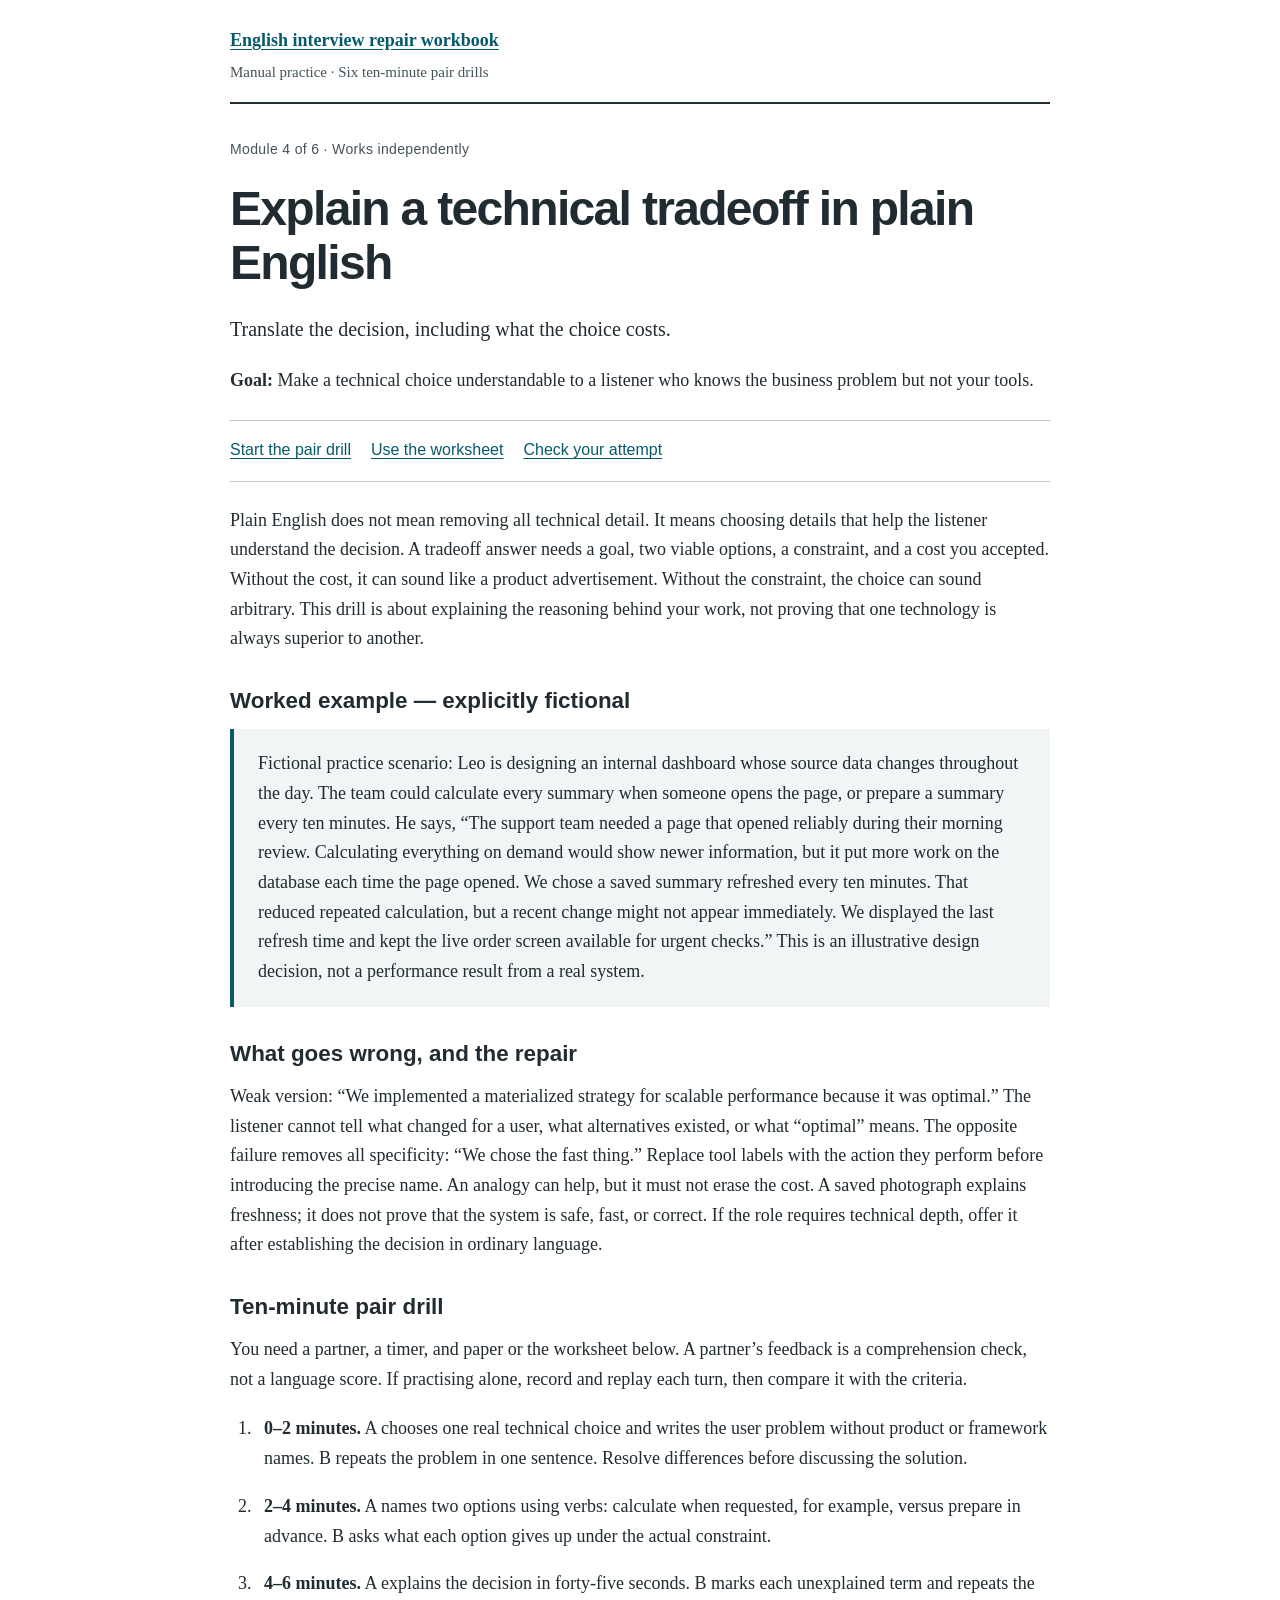
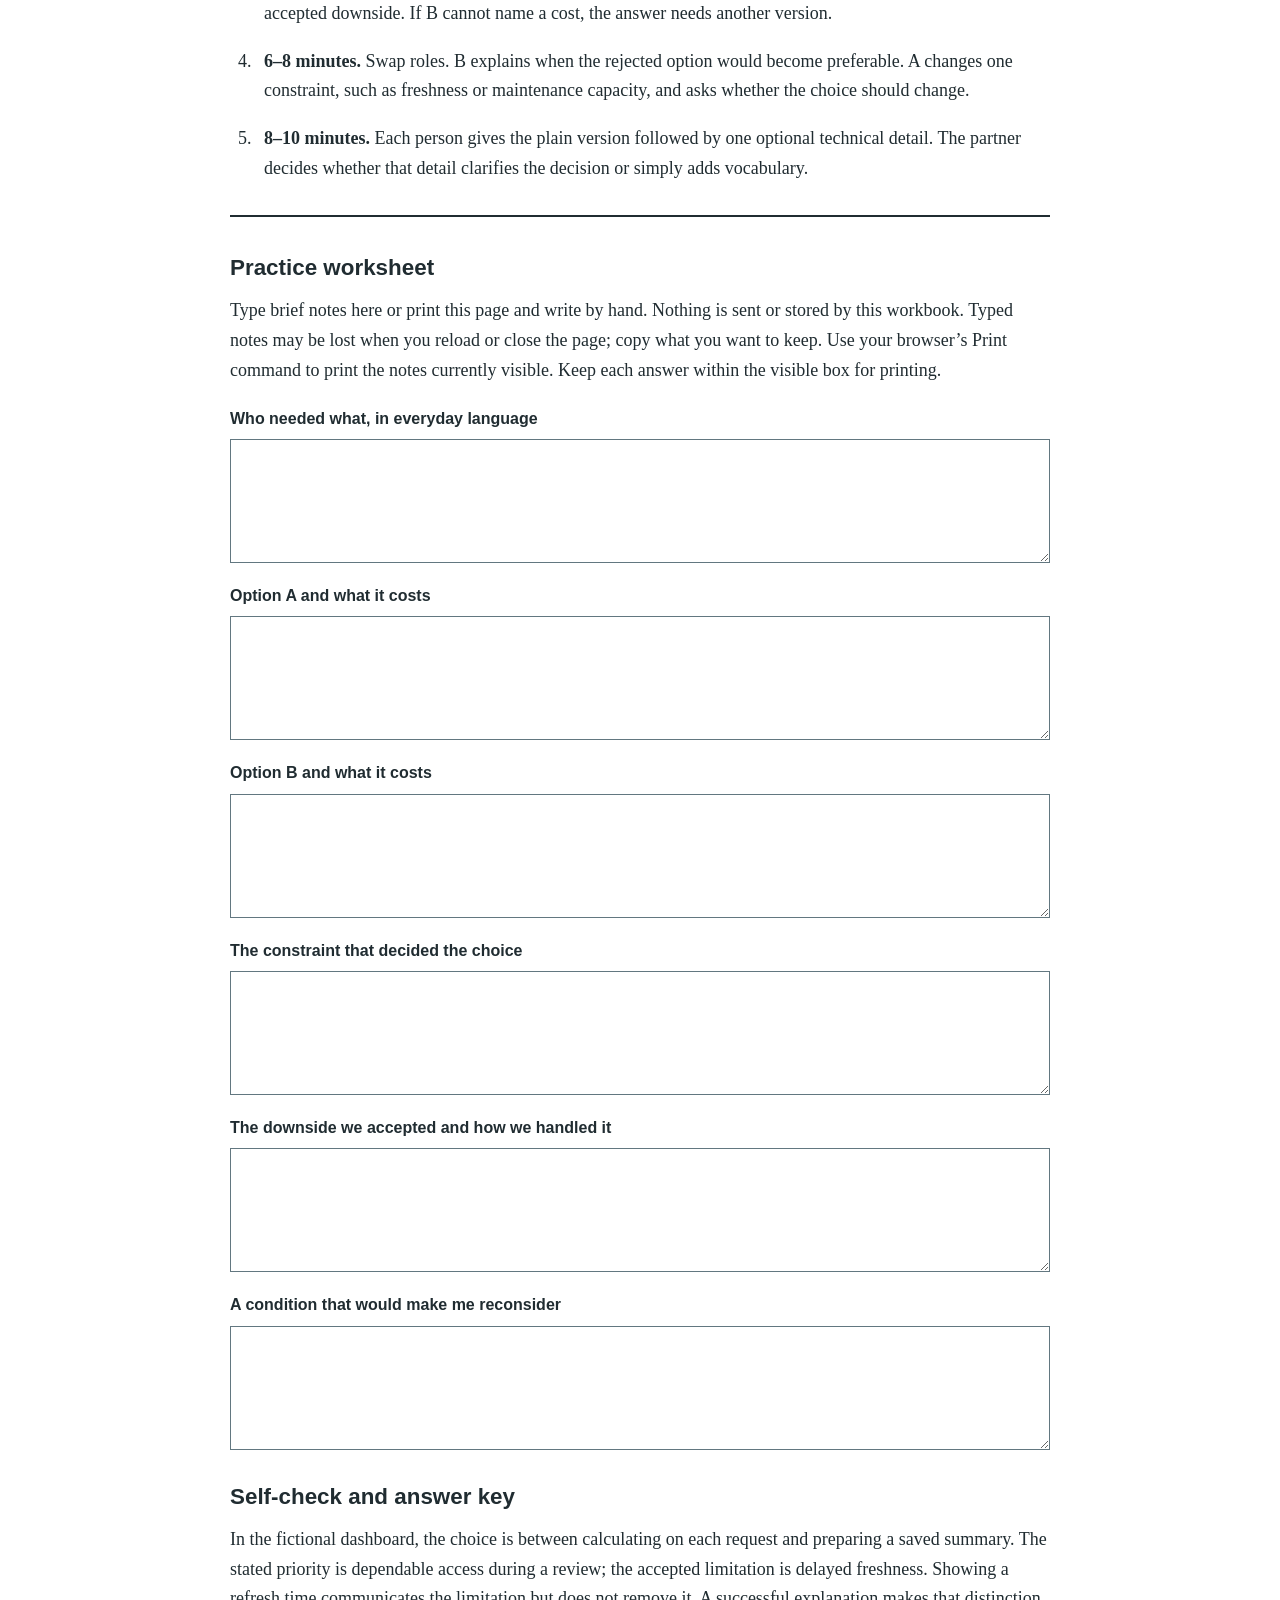
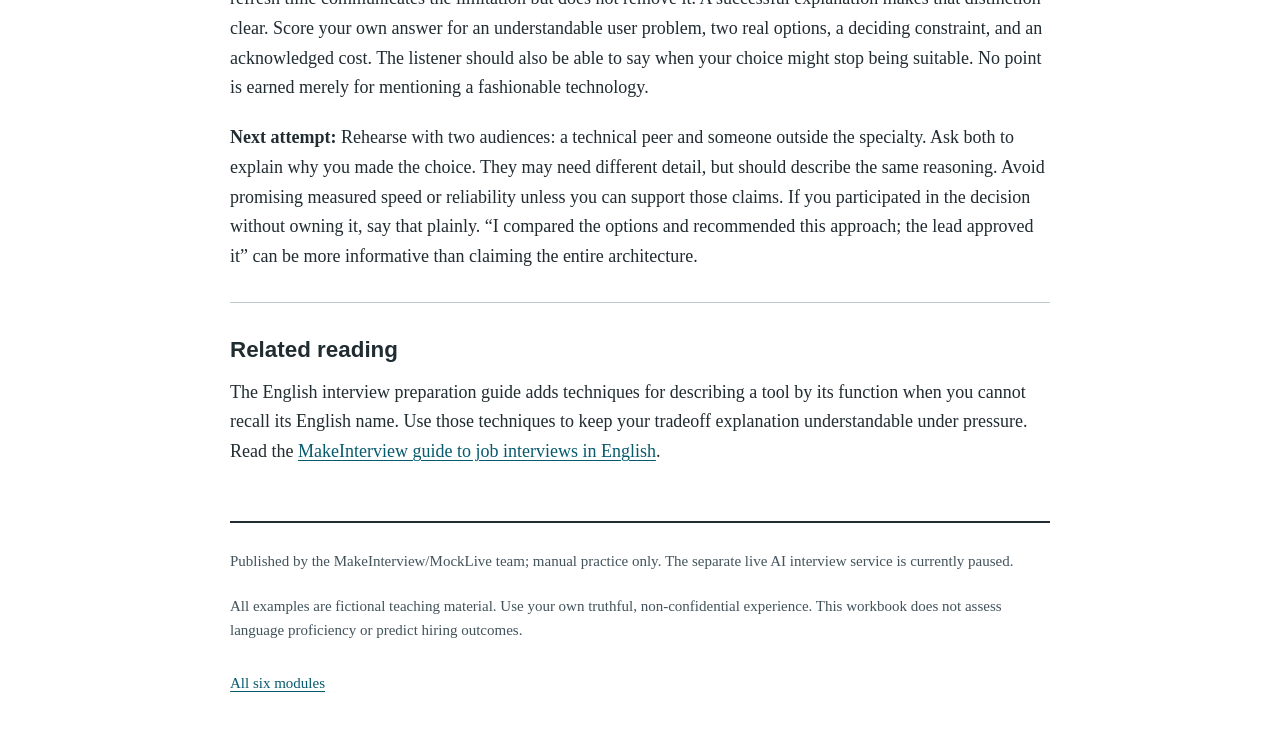
<file: plain-english-tradeoffs.html>
<!doctype html>
<html lang="en"><head><meta charset="utf-8"><meta name="viewport" content="width=device-width, initial-scale=1"><title>Explain a technical tradeoff in plain English</title><meta name="description" content="Make a technical choice understandable to a listener who knows the business problem but not your tools."><link rel="canonical" href="https://szj2ys.github.io/interview-english-repair-workbook/plain-english-tradeoffs.html"><meta property="og:title" content="Explain a technical tradeoff in plain English"><meta property="og:description" content="Make a technical choice understandable to a listener who knows the business problem but not your tools."><meta property="og:type" content="article"><meta property="og:url" content="https://szj2ys.github.io/interview-english-repair-workbook/plain-english-tradeoffs.html"><link rel="stylesheet" href="style.css"></head><body><a class="skip" href="#main">Skip to content</a><header><a href="index.html">English interview repair workbook</a><p>Manual practice · Six ten-minute pair drills</p></header><main id="main"><p class="eyebrow">Module 4 of 6 · Works independently</p><h1>Explain a technical tradeoff in plain English</h1><p class="lede">Translate the decision, including what the choice costs.</p><p><strong>Goal:</strong> Make a technical choice understandable to a listener who knows the business problem but not your tools.</p><nav aria-label="Within this module"><a href="#drill">Start the pair drill</a><a href="#worksheet">Use the worksheet</a><a href="#check">Check your attempt</a></nav><p>Plain English does not mean removing all technical detail. It means choosing details that help the listener understand the decision. A tradeoff answer needs a goal, two viable options, a constraint, and a cost you accepted. Without the cost, it can sound like a product advertisement. Without the constraint, the choice can sound arbitrary. This drill is about explaining the reasoning behind your work, not proving that one technology is always superior to another.</p><section><h2>Worked example — explicitly fictional</h2><blockquote><p>Fictional practice scenario: Leo is designing an internal dashboard whose source data changes throughout the day. The team could calculate every summary when someone opens the page, or prepare a summary every ten minutes. He says, “The support team needed a page that opened reliably during their morning review. Calculating everything on demand would show newer information, but it put more work on the database each time the page opened. We chose a saved summary refreshed every ten minutes. That reduced repeated calculation, but a recent change might not appear immediately. We displayed the last refresh time and kept the live order screen available for urgent checks.” This is an illustrative design decision, not a performance result from a real system.</p></blockquote></section><section><h2>What goes wrong, and the repair</h2><p>Weak version: “We implemented a materialized strategy for scalable performance because it was optimal.” The listener cannot tell what changed for a user, what alternatives existed, or what “optimal” means. The opposite failure removes all specificity: “We chose the fast thing.” Replace tool labels with the action they perform before introducing the precise name. An analogy can help, but it must not erase the cost. A saved photograph explains freshness; it does not prove that the system is safe, fast, or correct. If the role requires technical depth, offer it after establishing the decision in ordinary language.</p></section><section id="drill"><h2>Ten-minute pair drill</h2><p>You need a partner, a timer, and paper or the worksheet below. A partner’s feedback is a comprehension check, not a language score. If practising alone, record and replay each turn, then compare it with the criteria.</p><ol class="steps"><li><strong>0–2 minutes.</strong> A chooses one real technical choice and writes the user problem without product or framework names. B repeats the problem in one sentence. Resolve differences before discussing the solution.</li><li><strong>2–4 minutes.</strong> A names two options using verbs: calculate when requested, for example, versus prepare in advance. B asks what each option gives up under the actual constraint.</li><li><strong>4–6 minutes.</strong> A explains the decision in forty-five seconds. B marks each unexplained term and repeats the accepted downside. If B cannot name a cost, the answer needs another version.</li><li><strong>6–8 minutes.</strong> Swap roles. B explains when the rejected option would become preferable. A changes one constraint, such as freshness or maintenance capacity, and asks whether the choice should change.</li><li><strong>8–10 minutes.</strong> Each person gives the plain version followed by one optional technical detail. The partner decides whether that detail clarifies the decision or simply adds vocabulary.</li></ol></section><section id="worksheet" class="worksheet"><h2>Practice worksheet</h2><p>Type brief notes here or print this page and write by hand. Nothing is sent or stored by this workbook. Typed notes may be lost when you reload or close the page; copy what you want to keep. Use your browser’s Print command to print the notes currently visible. Keep each answer within the visible box for printing.</p><label for="field-1">Who needed what, in everyday language<textarea id="field-1" rows="4" spellcheck="true" autocomplete="off"></textarea></label><label for="field-2">Option A and what it costs<textarea id="field-2" rows="4" spellcheck="true" autocomplete="off"></textarea></label><label for="field-3">Option B and what it costs<textarea id="field-3" rows="4" spellcheck="true" autocomplete="off"></textarea></label><label for="field-4">The constraint that decided the choice<textarea id="field-4" rows="4" spellcheck="true" autocomplete="off"></textarea></label><label for="field-5">The downside we accepted and how we handled it<textarea id="field-5" rows="4" spellcheck="true" autocomplete="off"></textarea></label><label for="field-6">A condition that would make me reconsider<textarea id="field-6" rows="4" spellcheck="true" autocomplete="off"></textarea></label></section><section id="check"><h2>Self-check and answer key</h2><p>In the fictional dashboard, the choice is between calculating on each request and preparing a saved summary. The stated priority is dependable access during a review; the accepted limitation is delayed freshness. Showing a refresh time communicates the limitation but does not remove it. A successful explanation makes that distinction clear. Score your own answer for an understandable user problem, two real options, a deciding constraint, and an acknowledged cost. The listener should also be able to say when your choice might stop being suitable. No point is earned merely for mentioning a fashionable technology.</p><p><strong>Next attempt:</strong> Rehearse with two audiences: a technical peer and someone outside the specialty. Ask both to explain why you made the choice. They may need different detail, but should describe the same reasoning. Avoid promising measured speed or reliability unless you can support those claims. If you participated in the decision without owning it, say that plainly. “I compared the options and recommended this approach; the lead approved it” can be more informative than claiming the entire architecture.</p></section><aside><h2>Related reading</h2><p>The English interview preparation guide adds techniques for describing a tool by its function when you cannot recall its English name. Use those techniques to keep your tradeoff explanation understandable under pressure. Read the <a href="https://makeinterview.com/en/blog/job-interview-in-english">MakeInterview guide to job interviews in English</a>.</p></aside></main><footer><p>Published by the MakeInterview/MockLive team; manual practice only. The separate live AI interview service is currently paused.</p><p>All examples are fictional teaching material. Use your own truthful, non-confidential experience. This workbook does not assess language proficiency or predict hiring outcomes.</p><a href="index.html">All six modules</a></footer></body></html>
</file>
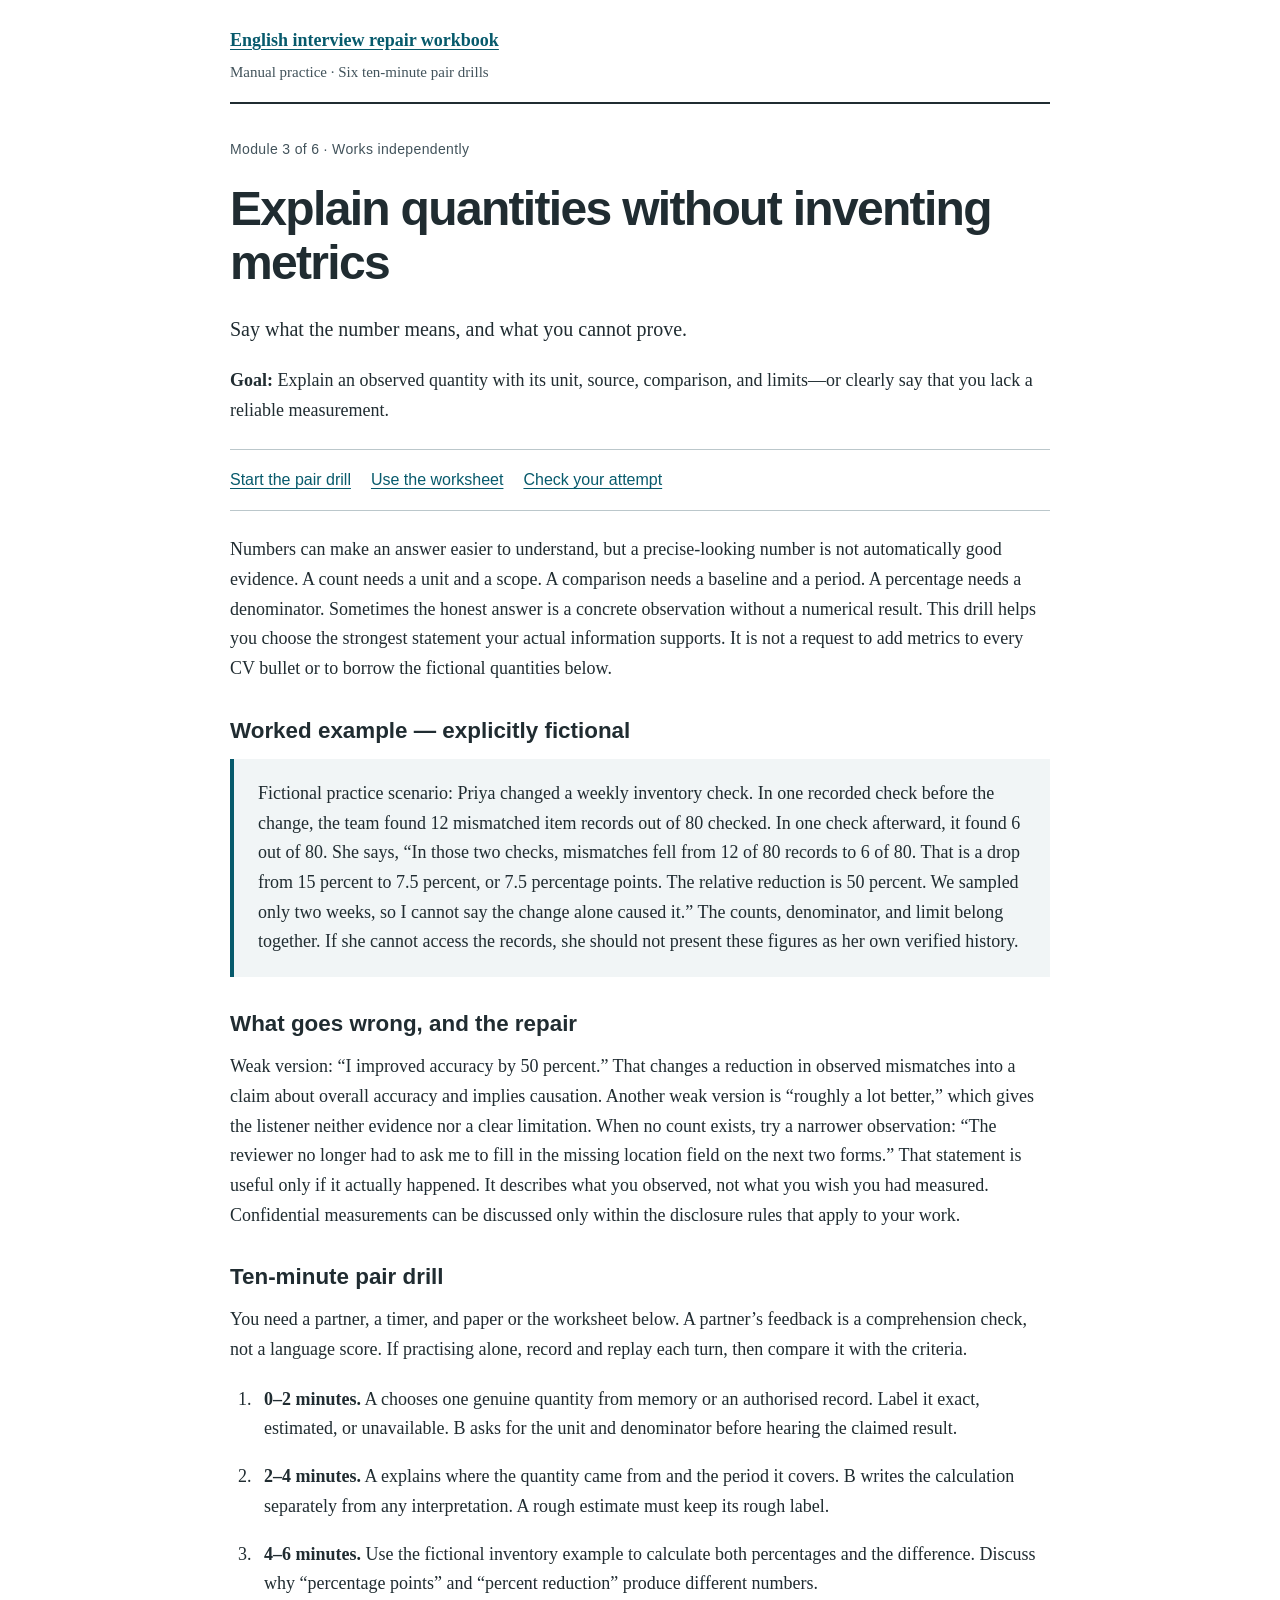
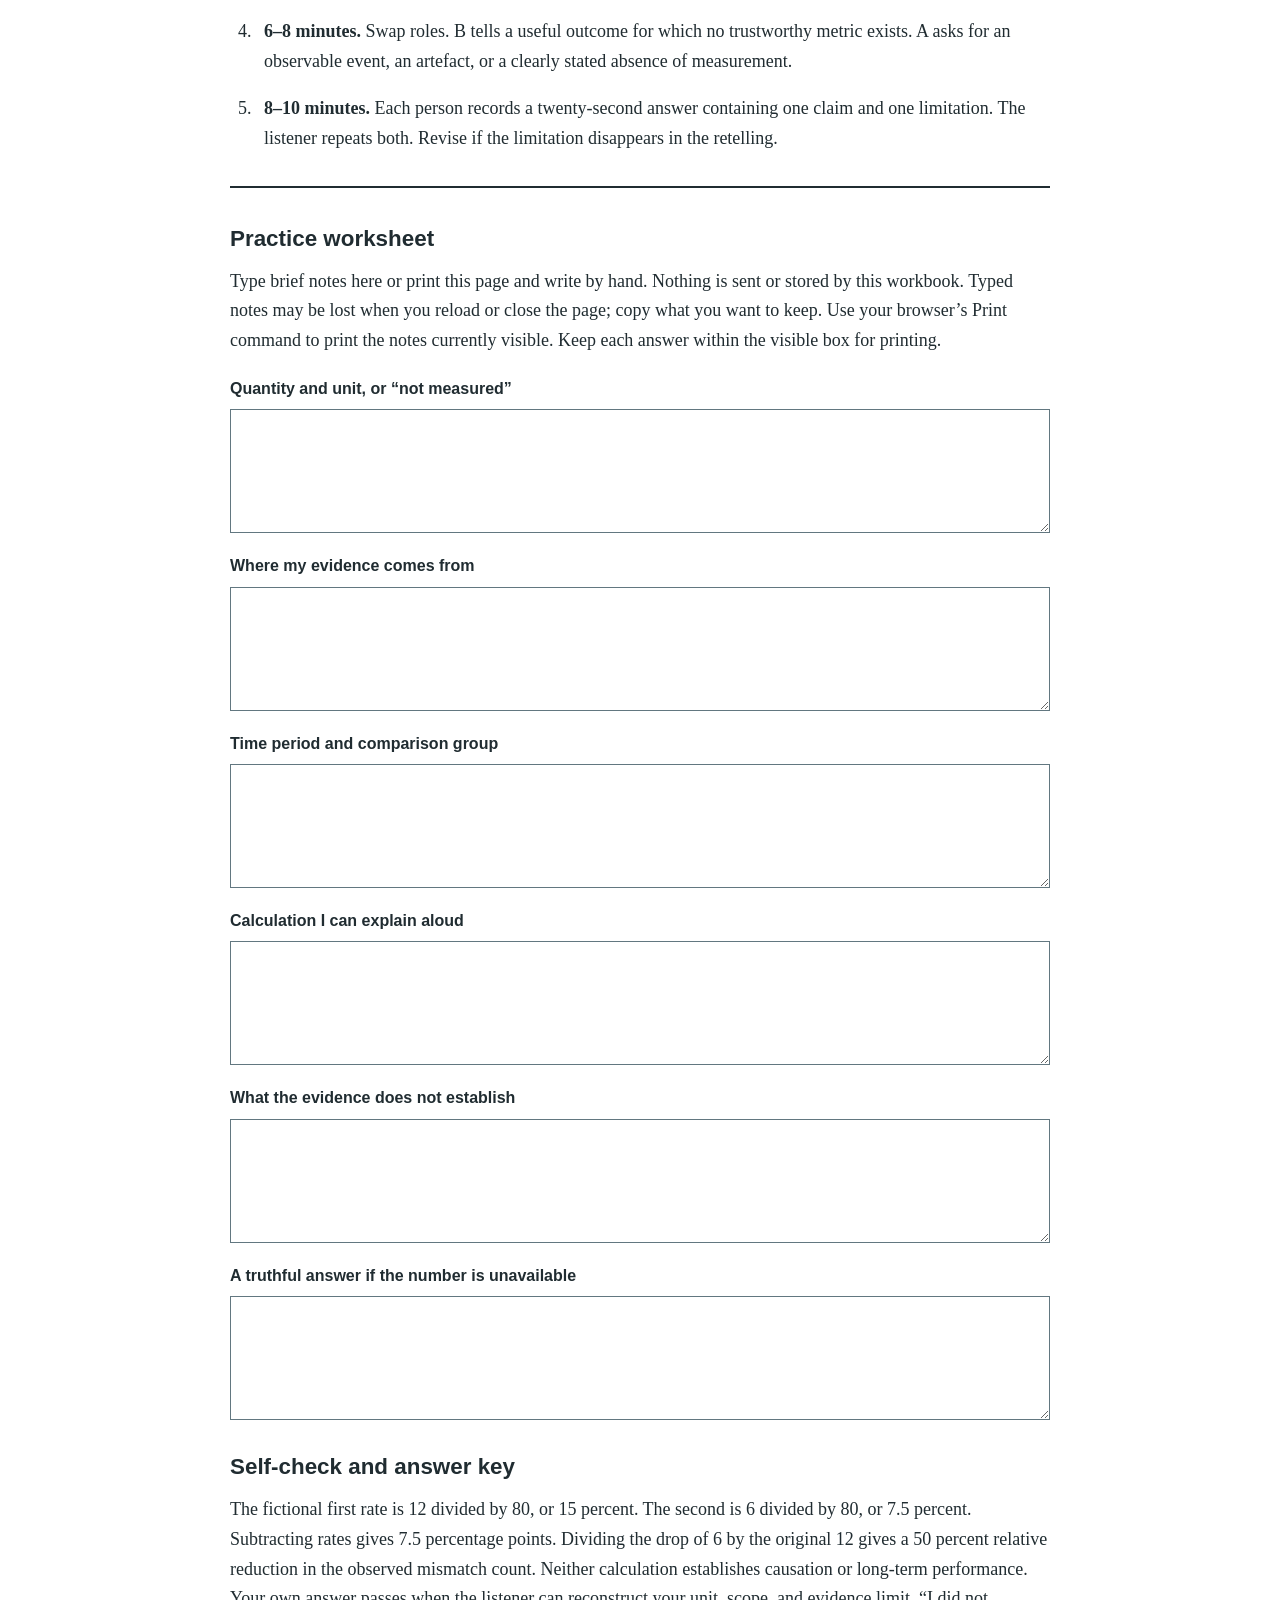
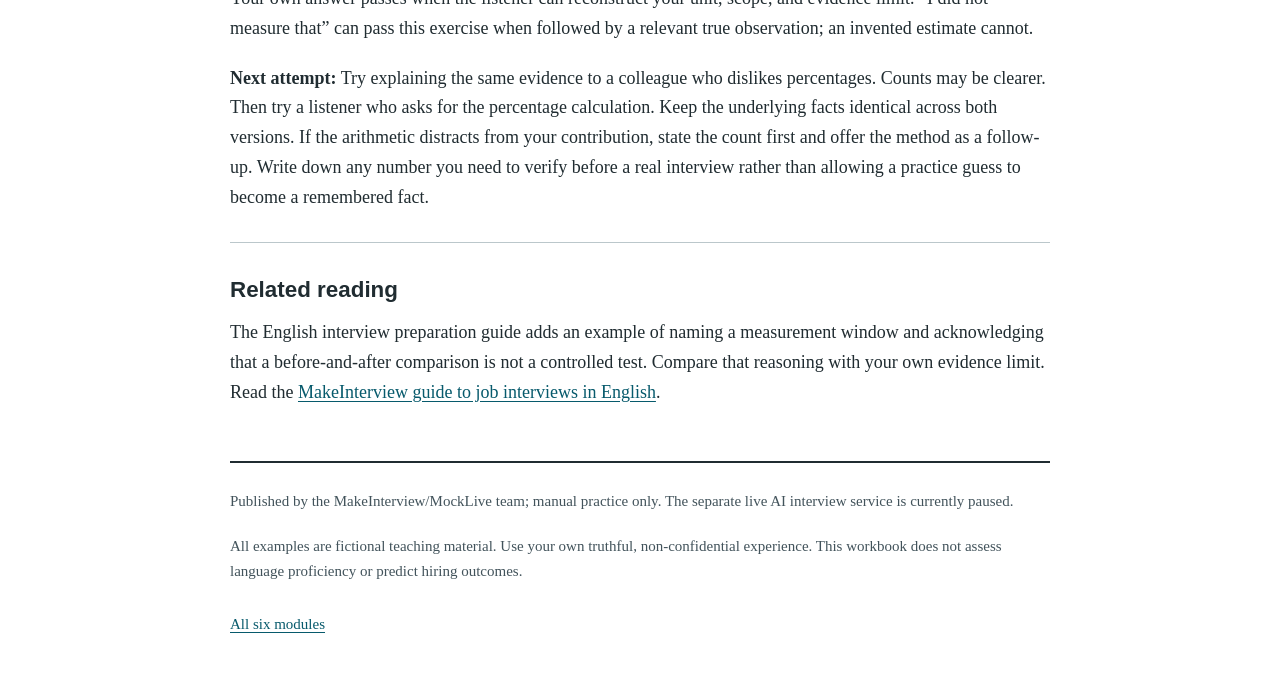
<file: quantities-without-invention.html>
<!doctype html>
<html lang="en"><head><meta charset="utf-8"><meta name="viewport" content="width=device-width, initial-scale=1"><title>Explain quantities without inventing metrics</title><meta name="description" content="Explain an observed quantity with its unit, source, comparison, and limits—or clearly say that you lack a reliable measurement."><link rel="canonical" href="https://szj2ys.github.io/interview-english-repair-workbook/quantities-without-invention.html"><meta property="og:title" content="Explain quantities without inventing metrics"><meta property="og:description" content="Explain an observed quantity with its unit, source, comparison, and limits—or clearly say that you lack a reliable measurement."><meta property="og:type" content="article"><meta property="og:url" content="https://szj2ys.github.io/interview-english-repair-workbook/quantities-without-invention.html"><link rel="stylesheet" href="style.css"></head><body><a class="skip" href="#main">Skip to content</a><header><a href="index.html">English interview repair workbook</a><p>Manual practice · Six ten-minute pair drills</p></header><main id="main"><p class="eyebrow">Module 3 of 6 · Works independently</p><h1>Explain quantities without inventing metrics</h1><p class="lede">Say what the number means, and what you cannot prove.</p><p><strong>Goal:</strong> Explain an observed quantity with its unit, source, comparison, and limits—or clearly say that you lack a reliable measurement.</p><nav aria-label="Within this module"><a href="#drill">Start the pair drill</a><a href="#worksheet">Use the worksheet</a><a href="#check">Check your attempt</a></nav><p>Numbers can make an answer easier to understand, but a precise-looking number is not automatically good evidence. A count needs a unit and a scope. A comparison needs a baseline and a period. A percentage needs a denominator. Sometimes the honest answer is a concrete observation without a numerical result. This drill helps you choose the strongest statement your actual information supports. It is not a request to add metrics to every CV bullet or to borrow the fictional quantities below.</p><section><h2>Worked example — explicitly fictional</h2><blockquote><p>Fictional practice scenario: Priya changed a weekly inventory check. In one recorded check before the change, the team found 12 mismatched item records out of 80 checked. In one check afterward, it found 6 out of 80. She says, “In those two checks, mismatches fell from 12 of 80 records to 6 of 80. That is a drop from 15 percent to 7.5 percent, or 7.5 percentage points. The relative reduction is 50 percent. We sampled only two weeks, so I cannot say the change alone caused it.” The counts, denominator, and limit belong together. If she cannot access the records, she should not present these figures as her own verified history.</p></blockquote></section><section><h2>What goes wrong, and the repair</h2><p>Weak version: “I improved accuracy by 50 percent.” That changes a reduction in observed mismatches into a claim about overall accuracy and implies causation. Another weak version is “roughly a lot better,” which gives the listener neither evidence nor a clear limitation. When no count exists, try a narrower observation: “The reviewer no longer had to ask me to fill in the missing location field on the next two forms.” That statement is useful only if it actually happened. It describes what you observed, not what you wish you had measured. Confidential measurements can be discussed only within the disclosure rules that apply to your work.</p></section><section id="drill"><h2>Ten-minute pair drill</h2><p>You need a partner, a timer, and paper or the worksheet below. A partner’s feedback is a comprehension check, not a language score. If practising alone, record and replay each turn, then compare it with the criteria.</p><ol class="steps"><li><strong>0–2 minutes.</strong> A chooses one genuine quantity from memory or an authorised record. Label it exact, estimated, or unavailable. B asks for the unit and denominator before hearing the claimed result.</li><li><strong>2–4 minutes.</strong> A explains where the quantity came from and the period it covers. B writes the calculation separately from any interpretation. A rough estimate must keep its rough label.</li><li><strong>4–6 minutes.</strong> Use the fictional inventory example to calculate both percentages and the difference. Discuss why “percentage points” and “percent reduction” produce different numbers.</li><li><strong>6–8 minutes.</strong> Swap roles. B tells a useful outcome for which no trustworthy metric exists. A asks for an observable event, an artefact, or a clearly stated absence of measurement.</li><li><strong>8–10 minutes.</strong> Each person records a twenty-second answer containing one claim and one limitation. The listener repeats both. Revise if the limitation disappears in the retelling.</li></ol></section><section id="worksheet" class="worksheet"><h2>Practice worksheet</h2><p>Type brief notes here or print this page and write by hand. Nothing is sent or stored by this workbook. Typed notes may be lost when you reload or close the page; copy what you want to keep. Use your browser’s Print command to print the notes currently visible. Keep each answer within the visible box for printing.</p><label for="field-1">Quantity and unit, or “not measured”<textarea id="field-1" rows="4" spellcheck="true" autocomplete="off"></textarea></label><label for="field-2">Where my evidence comes from<textarea id="field-2" rows="4" spellcheck="true" autocomplete="off"></textarea></label><label for="field-3">Time period and comparison group<textarea id="field-3" rows="4" spellcheck="true" autocomplete="off"></textarea></label><label for="field-4">Calculation I can explain aloud<textarea id="field-4" rows="4" spellcheck="true" autocomplete="off"></textarea></label><label for="field-5">What the evidence does not establish<textarea id="field-5" rows="4" spellcheck="true" autocomplete="off"></textarea></label><label for="field-6">A truthful answer if the number is unavailable<textarea id="field-6" rows="4" spellcheck="true" autocomplete="off"></textarea></label></section><section id="check"><h2>Self-check and answer key</h2><p>The fictional first rate is 12 divided by 80, or 15 percent. The second is 6 divided by 80, or 7.5 percent. Subtracting rates gives 7.5 percentage points. Dividing the drop of 6 by the original 12 gives a 50 percent relative reduction in the observed mismatch count. Neither calculation establishes causation or long-term performance. Your own answer passes when the listener can reconstruct your unit, scope, and evidence limit. “I did not measure that” can pass this exercise when followed by a relevant true observation; an invented estimate cannot.</p><p><strong>Next attempt:</strong> Try explaining the same evidence to a colleague who dislikes percentages. Counts may be clearer. Then try a listener who asks for the percentage calculation. Keep the underlying facts identical across both versions. If the arithmetic distracts from your contribution, state the count first and offer the method as a follow-up. Write down any number you need to verify before a real interview rather than allowing a practice guess to become a remembered fact.</p></section><aside><h2>Related reading</h2><p>The English interview preparation guide adds an example of naming a measurement window and acknowledging that a before-and-after comparison is not a controlled test. Compare that reasoning with your own evidence limit. Read the <a href="https://makeinterview.com/en/blog/job-interview-in-english">MakeInterview guide to job interviews in English</a>.</p></aside></main><footer><p>Published by the MakeInterview/MockLive team; manual practice only. The separate live AI interview service is currently paused.</p><p>All examples are fictional teaching material. Use your own truthful, non-confidential experience. This workbook does not assess language proficiency or predict hiring outcomes.</p><a href="index.html">All six modules</a></footer></body></html>
</file>
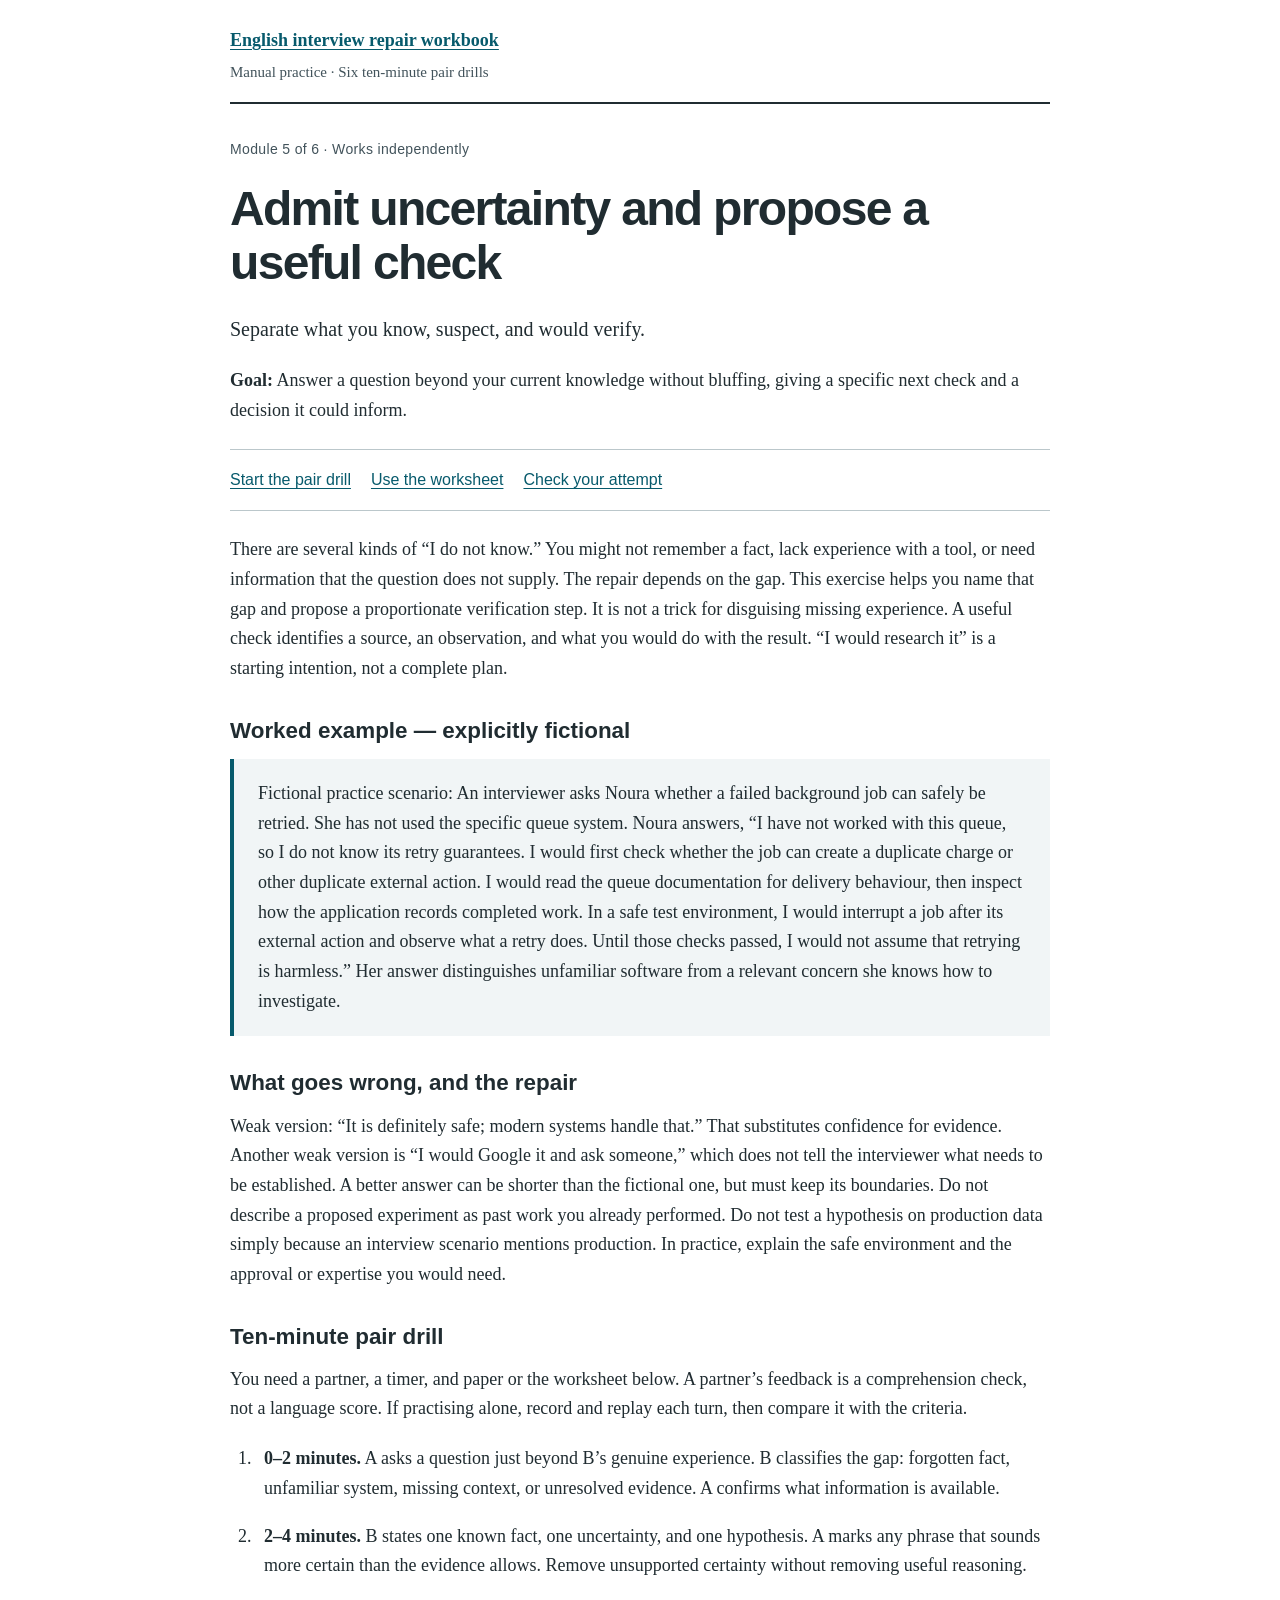
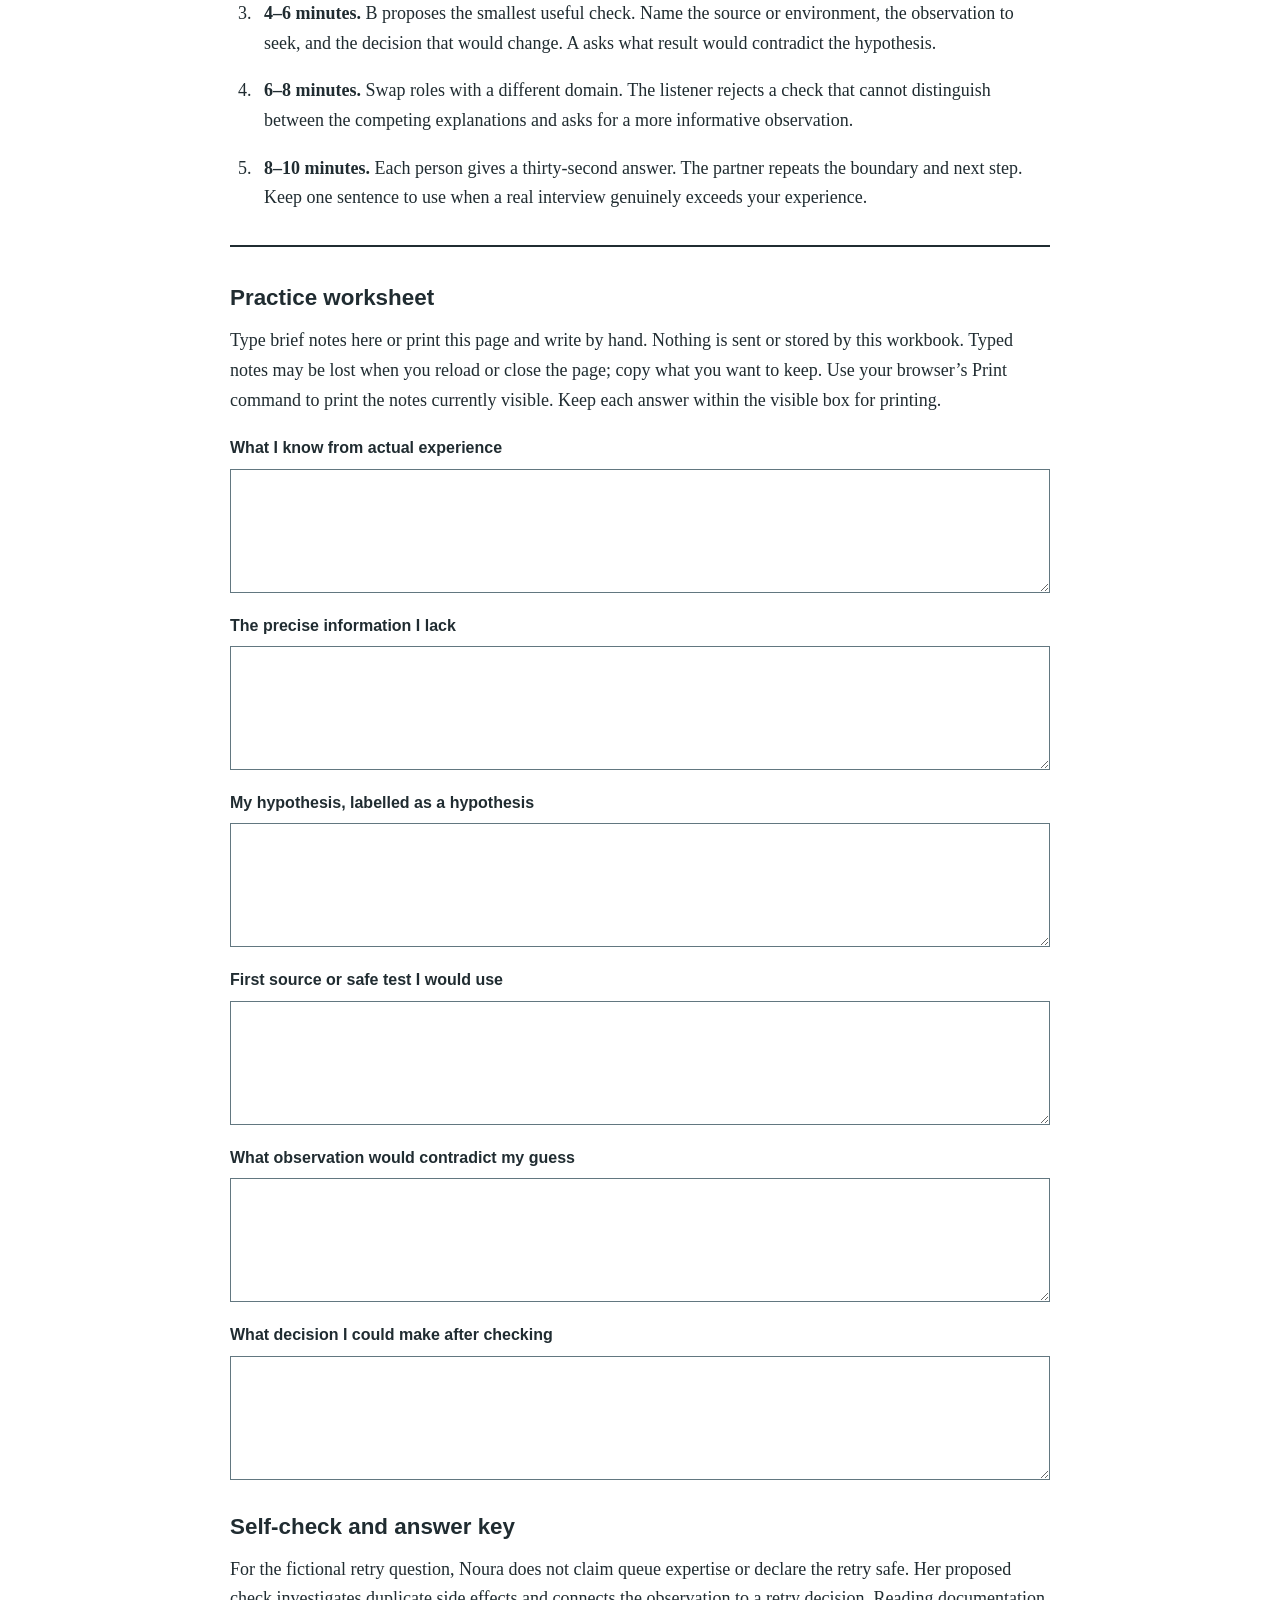
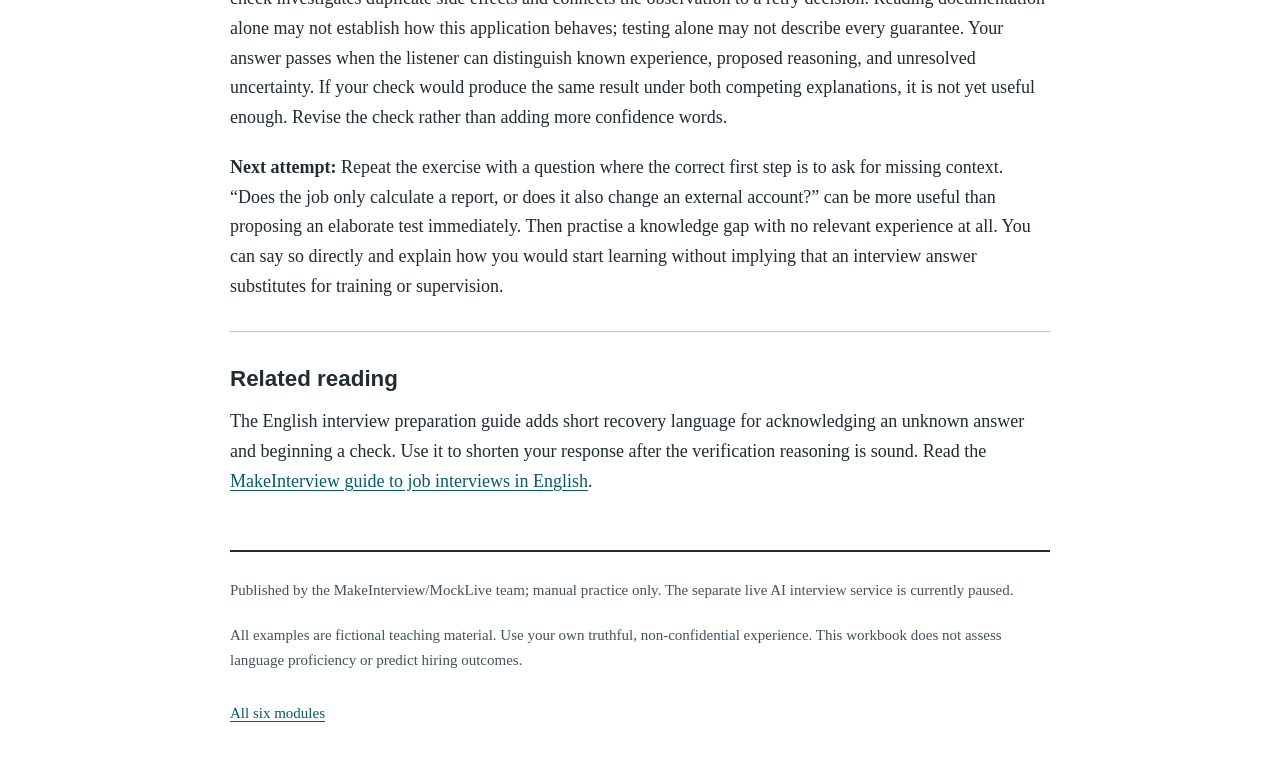
<file: uncertainty-and-verification.html>
<!doctype html>
<html lang="en"><head><meta charset="utf-8"><meta name="viewport" content="width=device-width, initial-scale=1"><title>Admit uncertainty and propose a useful check</title><meta name="description" content="Answer a question beyond your current knowledge without bluffing, giving a specific next check and a decision it could inform."><link rel="canonical" href="https://szj2ys.github.io/interview-english-repair-workbook/uncertainty-and-verification.html"><meta property="og:title" content="Admit uncertainty and propose a useful check"><meta property="og:description" content="Answer a question beyond your current knowledge without bluffing, giving a specific next check and a decision it could inform."><meta property="og:type" content="article"><meta property="og:url" content="https://szj2ys.github.io/interview-english-repair-workbook/uncertainty-and-verification.html"><link rel="stylesheet" href="style.css"></head><body><a class="skip" href="#main">Skip to content</a><header><a href="index.html">English interview repair workbook</a><p>Manual practice · Six ten-minute pair drills</p></header><main id="main"><p class="eyebrow">Module 5 of 6 · Works independently</p><h1>Admit uncertainty and propose a useful check</h1><p class="lede">Separate what you know, suspect, and would verify.</p><p><strong>Goal:</strong> Answer a question beyond your current knowledge without bluffing, giving a specific next check and a decision it could inform.</p><nav aria-label="Within this module"><a href="#drill">Start the pair drill</a><a href="#worksheet">Use the worksheet</a><a href="#check">Check your attempt</a></nav><p>There are several kinds of “I do not know.” You might not remember a fact, lack experience with a tool, or need information that the question does not supply. The repair depends on the gap. This exercise helps you name that gap and propose a proportionate verification step. It is not a trick for disguising missing experience. A useful check identifies a source, an observation, and what you would do with the result. “I would research it” is a starting intention, not a complete plan.</p><section><h2>Worked example — explicitly fictional</h2><blockquote><p>Fictional practice scenario: An interviewer asks Noura whether a failed background job can safely be retried. She has not used the specific queue system. Noura answers, “I have not worked with this queue, so I do not know its retry guarantees. I would first check whether the job can create a duplicate charge or other duplicate external action. I would read the queue documentation for delivery behaviour, then inspect how the application records completed work. In a safe test environment, I would interrupt a job after its external action and observe what a retry does. Until those checks passed, I would not assume that retrying is harmless.” Her answer distinguishes unfamiliar software from a relevant concern she knows how to investigate.</p></blockquote></section><section><h2>What goes wrong, and the repair</h2><p>Weak version: “It is definitely safe; modern systems handle that.” That substitutes confidence for evidence. Another weak version is “I would Google it and ask someone,” which does not tell the interviewer what needs to be established. A better answer can be shorter than the fictional one, but must keep its boundaries. Do not describe a proposed experiment as past work you already performed. Do not test a hypothesis on production data simply because an interview scenario mentions production. In practice, explain the safe environment and the approval or expertise you would need.</p></section><section id="drill"><h2>Ten-minute pair drill</h2><p>You need a partner, a timer, and paper or the worksheet below. A partner’s feedback is a comprehension check, not a language score. If practising alone, record and replay each turn, then compare it with the criteria.</p><ol class="steps"><li><strong>0–2 minutes.</strong> A asks a question just beyond B’s genuine experience. B classifies the gap: forgotten fact, unfamiliar system, missing context, or unresolved evidence. A confirms what information is available.</li><li><strong>2–4 minutes.</strong> B states one known fact, one uncertainty, and one hypothesis. A marks any phrase that sounds more certain than the evidence allows. Remove unsupported certainty without removing useful reasoning.</li><li><strong>4–6 minutes.</strong> B proposes the smallest useful check. Name the source or environment, the observation to seek, and the decision that would change. A asks what result would contradict the hypothesis.</li><li><strong>6–8 minutes.</strong> Swap roles with a different domain. The listener rejects a check that cannot distinguish between the competing explanations and asks for a more informative observation.</li><li><strong>8–10 minutes.</strong> Each person gives a thirty-second answer. The partner repeats the boundary and next step. Keep one sentence to use when a real interview genuinely exceeds your experience.</li></ol></section><section id="worksheet" class="worksheet"><h2>Practice worksheet</h2><p>Type brief notes here or print this page and write by hand. Nothing is sent or stored by this workbook. Typed notes may be lost when you reload or close the page; copy what you want to keep. Use your browser’s Print command to print the notes currently visible. Keep each answer within the visible box for printing.</p><label for="field-1">What I know from actual experience<textarea id="field-1" rows="4" spellcheck="true" autocomplete="off"></textarea></label><label for="field-2">The precise information I lack<textarea id="field-2" rows="4" spellcheck="true" autocomplete="off"></textarea></label><label for="field-3">My hypothesis, labelled as a hypothesis<textarea id="field-3" rows="4" spellcheck="true" autocomplete="off"></textarea></label><label for="field-4">First source or safe test I would use<textarea id="field-4" rows="4" spellcheck="true" autocomplete="off"></textarea></label><label for="field-5">What observation would contradict my guess<textarea id="field-5" rows="4" spellcheck="true" autocomplete="off"></textarea></label><label for="field-6">What decision I could make after checking<textarea id="field-6" rows="4" spellcheck="true" autocomplete="off"></textarea></label></section><section id="check"><h2>Self-check and answer key</h2><p>For the fictional retry question, Noura does not claim queue expertise or declare the retry safe. Her proposed check investigates duplicate side effects and connects the observation to a retry decision. Reading documentation alone may not establish how this application behaves; testing alone may not describe every guarantee. Your answer passes when the listener can distinguish known experience, proposed reasoning, and unresolved uncertainty. If your check would produce the same result under both competing explanations, it is not yet useful enough. Revise the check rather than adding more confidence words.</p><p><strong>Next attempt:</strong> Repeat the exercise with a question where the correct first step is to ask for missing context. “Does the job only calculate a report, or does it also change an external account?” can be more useful than proposing an elaborate test immediately. Then practise a knowledge gap with no relevant experience at all. You can say so directly and explain how you would start learning without implying that an interview answer substitutes for training or supervision.</p></section><aside><h2>Related reading</h2><p>The English interview preparation guide adds short recovery language for acknowledging an unknown answer and beginning a check. Use it to shorten your response after the verification reasoning is sound. Read the <a href="https://makeinterview.com/en/blog/job-interview-in-english">MakeInterview guide to job interviews in English</a>.</p></aside></main><footer><p>Published by the MakeInterview/MockLive team; manual practice only. The separate live AI interview service is currently paused.</p><p>All examples are fictional teaching material. Use your own truthful, non-confidential experience. This workbook does not assess language proficiency or predict hiring outcomes.</p><a href="index.html">All six modules</a></footer></body></html>
</file>
<file: style.css>
:root{color-scheme:light;--ink:#202c31;--paper:#fff;--muted:#42535b;--link:#075a6c;--rule:#bbc7cb;--wash:#f1f5f6}*{box-sizing:border-box}html{scroll-behavior:auto}body{margin:0;background:var(--paper);color:var(--ink);font:18px/1.65 Georgia,'Times New Roman',serif}header,main,footer{width:min(100% - 40px,820px);margin:auto}header{border-bottom:2px solid var(--ink);padding:26px 0 18px}header a{font-size:18px;font-weight:bold}header p{margin:4px 0 0;font-size:15px;color:var(--muted)}main{padding:34px 0}h1,h2,h3,nav,label,.eyebrow{font-family:Arial,Helvetica,sans-serif}h1{font-size:clamp(2rem,5vw,3rem);line-height:1.14;letter-spacing:-.035em;margin:12px 0 22px}h2{font-size:1.4rem;line-height:1.3;margin:32px 0 14px}p{margin:0 0 20px}a{color:var(--link);text-underline-offset:3px}a:hover{color:#003848}a:focus-visible,textarea:focus-visible{outline:3px solid #b34600;outline-offset:3px}.lede{font-size:1.25rem}.eyebrow{font-size:14px;letter-spacing:.025em;color:var(--muted)}nav{display:flex;flex-wrap:wrap;gap:6px 20px;border-block:1px solid var(--rule);padding:8px 0;margin:24px 0}nav a{display:inline-flex;align-items:center;min-height:44px;font-size:16px}section,aside{scroll-margin-top:20px}blockquote{margin:0 0 26px;padding:20px 24px;background:var(--wash);border-left:4px solid var(--link)}blockquote p{margin:0}.steps{padding-left:26px}.steps li{padding-left:8px;margin-bottom:18px}.worksheet{border-top:2px solid var(--ink);margin-top:32px;padding-top:4px}label{display:block;font-size:16px;font-weight:700;margin:20px 0}textarea{display:block;width:100%;min-height:116px;margin-top:7px;padding:10px;border:1px solid #627780;border-radius:0;background:#fff;color:var(--ink);font:17px/1.5 Arial,Helvetica,sans-serif;resize:vertical}.modules{list-style:none;padding:0;counter-reset:modules}.modules li{border-top:1px solid var(--rule);padding:0 0 14px}.modules h2{margin-top:22px}.modules p{margin-bottom:10px}aside{border-top:1px solid var(--rule);margin-top:30px}footer{border-top:2px solid var(--ink);padding:26px 0 40px;color:var(--muted);font-size:15px}footer a{display:inline-block;min-height:44px;padding-top:8px}.skip{position:absolute;top:0;left:20px;background:#fff;padding:10px;transform:translateY(-150%)}.skip:focus{transform:none}code{font-size:.9em;overflow-wrap:anywhere}@media(max-width:480px){body{font-size:17px}header,main,footer{width:calc(100% - 32px)}main{padding-top:24px}blockquote{padding:16px}nav{display:block}nav a{display:flex}h2{font-size:1.3rem}}@media print{@page{size:A4;margin:16mm}body{font-size:11pt;line-height:1.45;color:#000}header,main,footer{width:100%;padding:0}header{margin-bottom:10mm}header p{font-size:10pt}main{padding:0}h1{font-size:25pt}h2{font-size:15pt;break-after:avoid}nav,.skip{display:none}blockquote{background:none;padding:3mm 5mm;border-left:1mm solid #333}p,li{orphans:3;widows:3}label{break-inside:avoid;font-size:11pt;margin:6mm 0}textarea{height:30mm;min-height:30mm;font-size:11pt;resize:none;overflow:visible;border:1px solid #777}a{color:#000;text-decoration:underline}.worksheet{break-before:page}footer{margin-top:8mm;font-size:9pt}.modules li{break-inside:avoid}}
</file>
